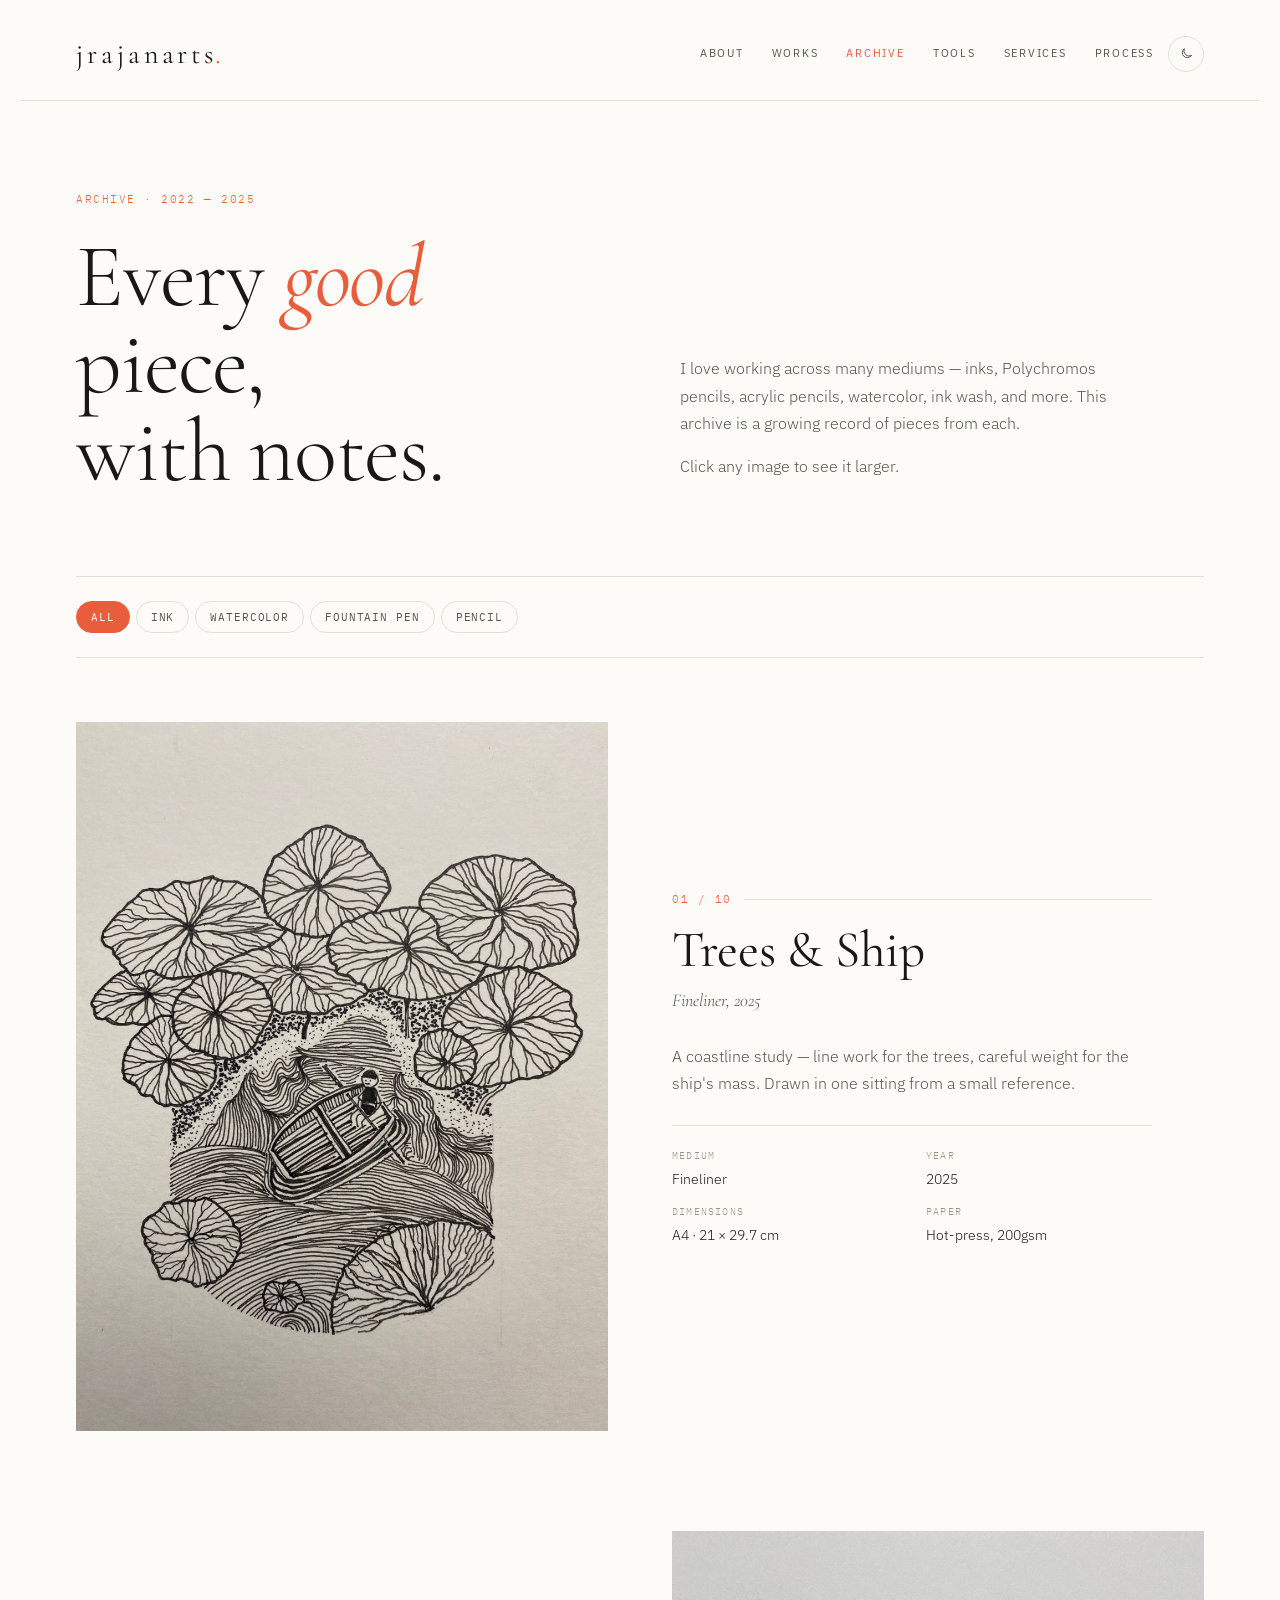
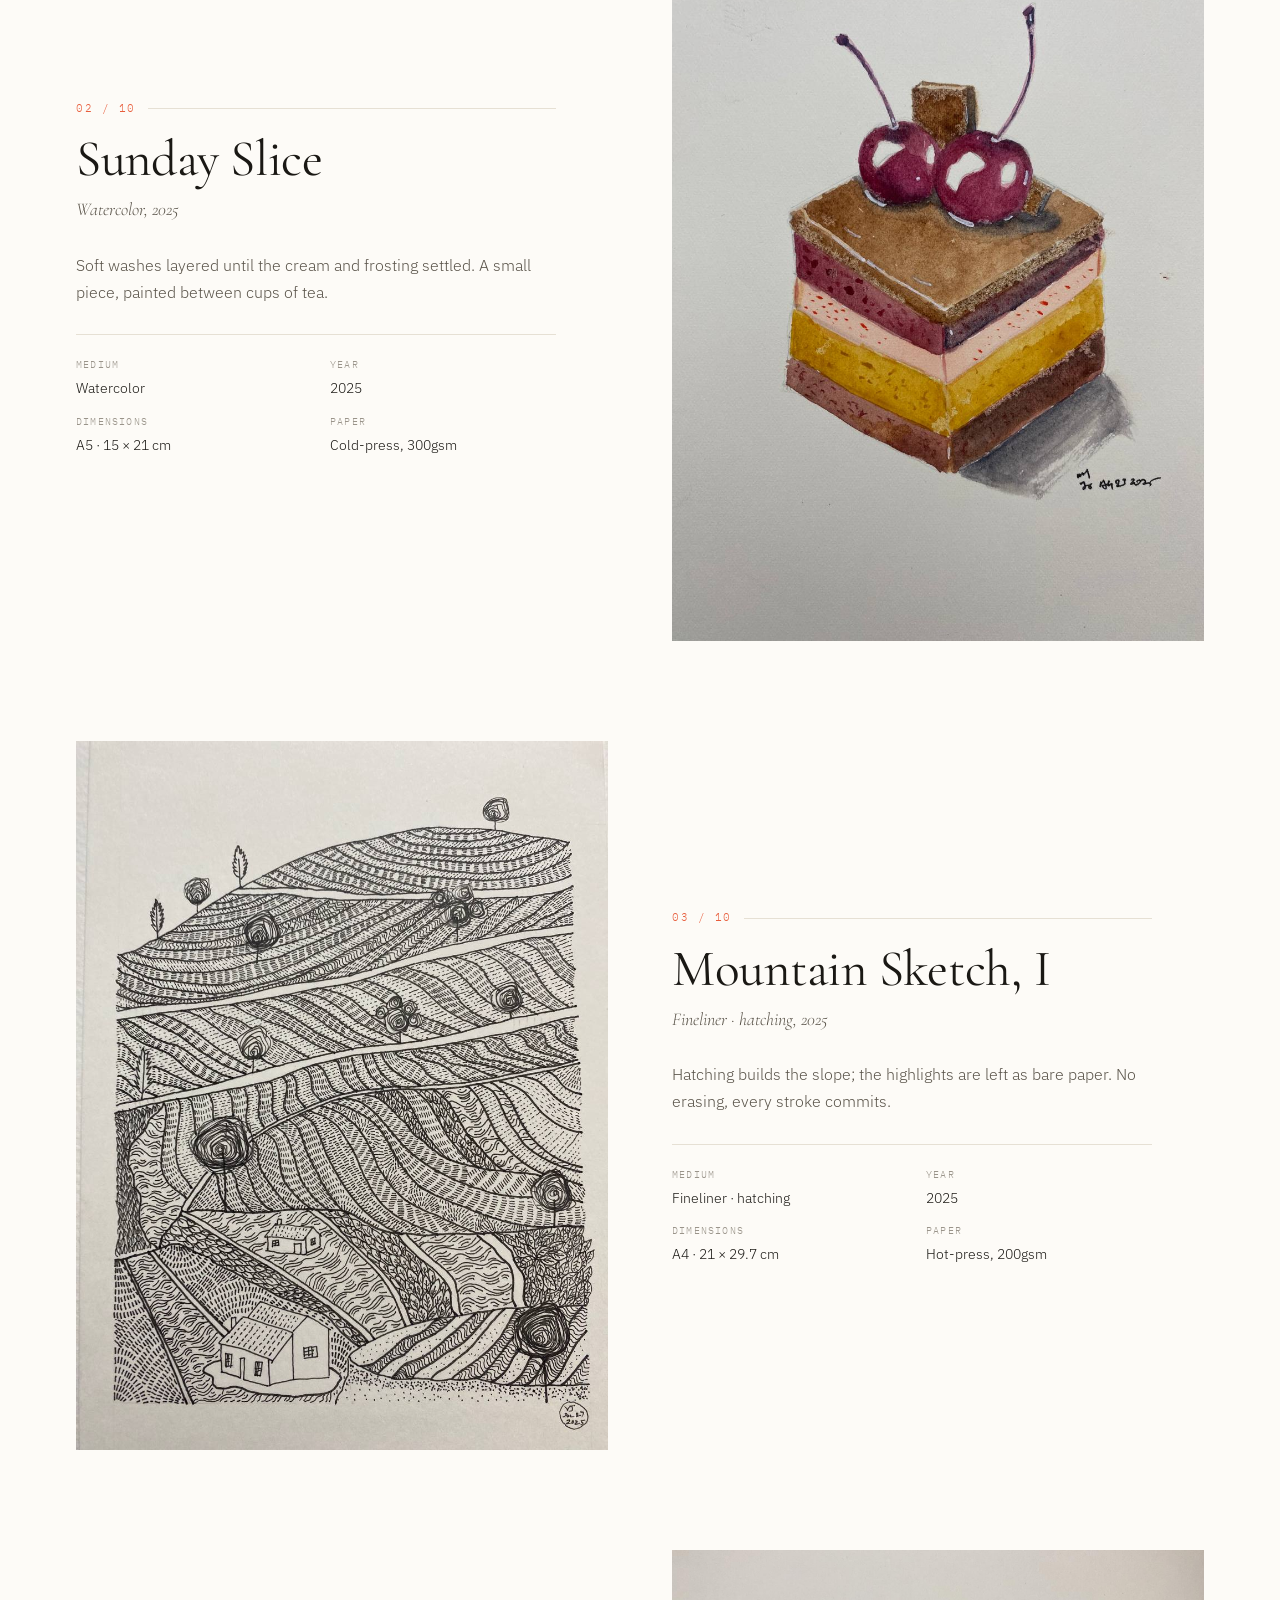
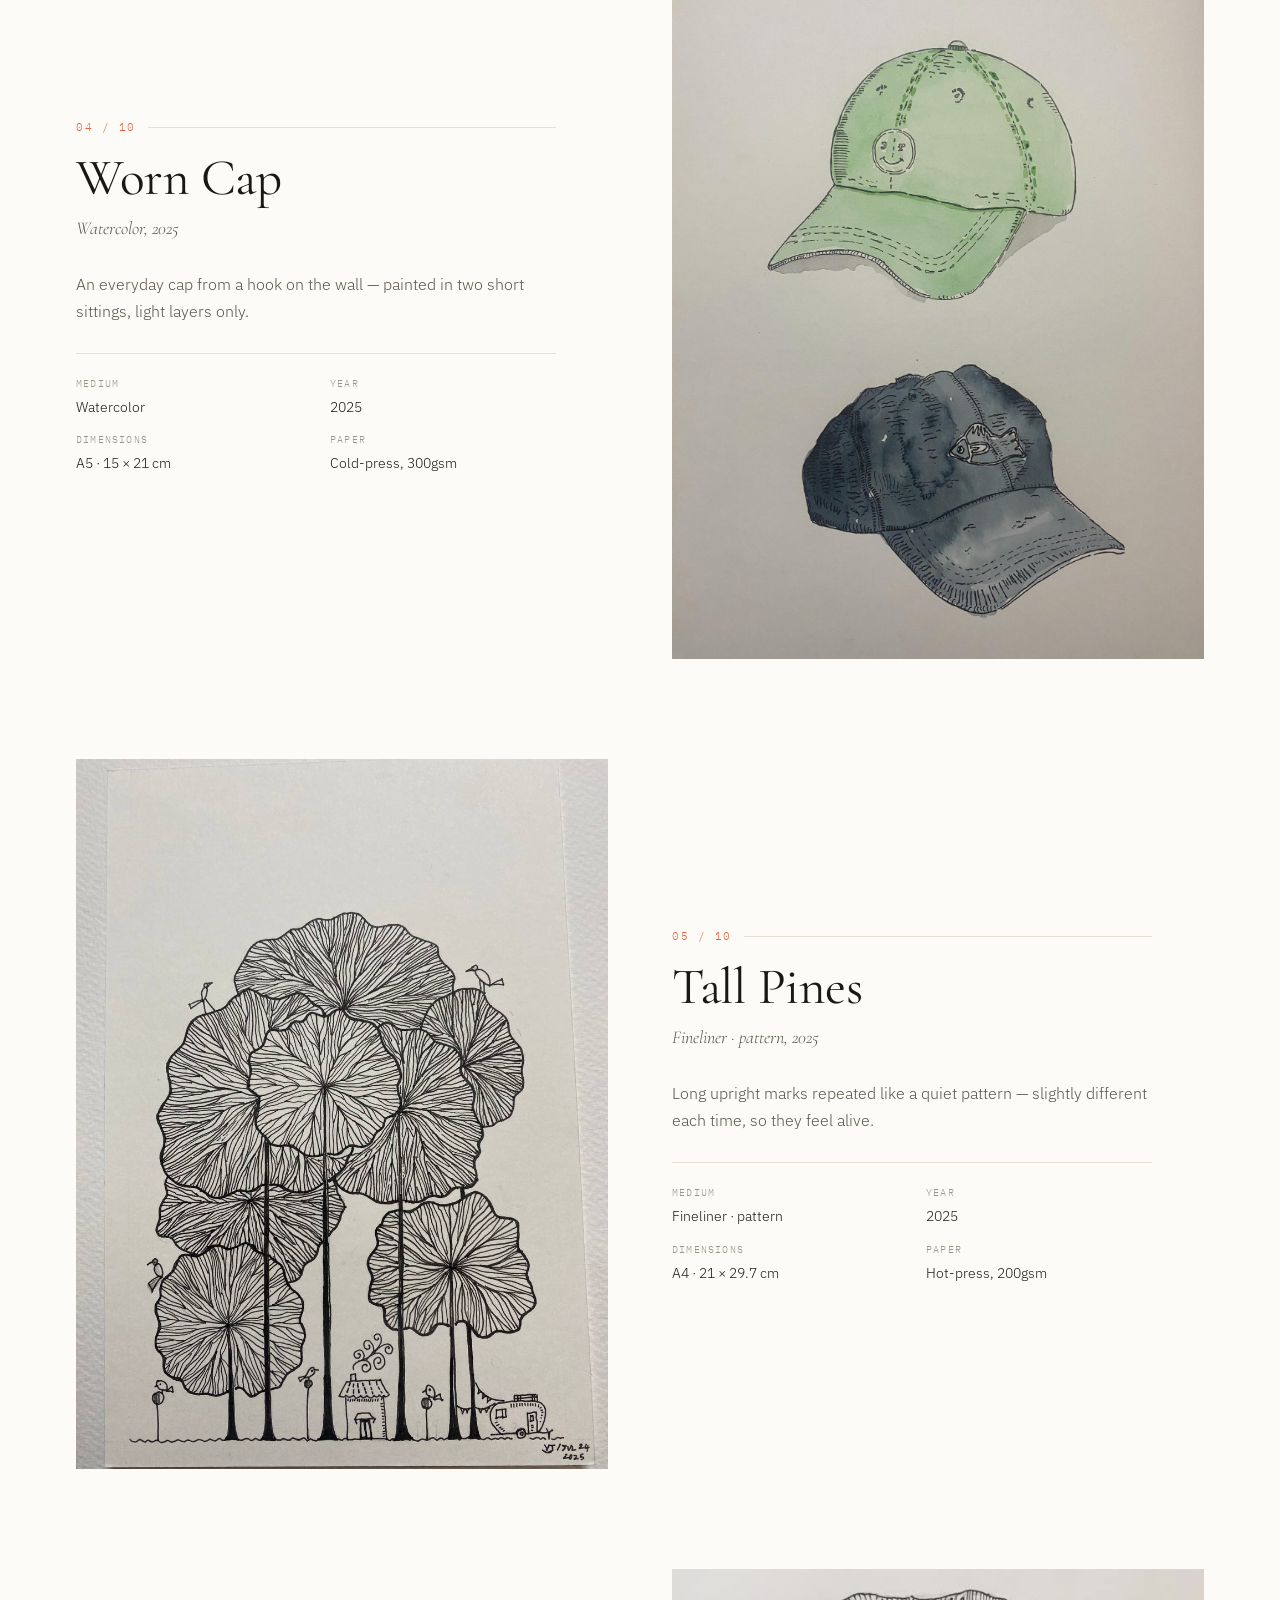
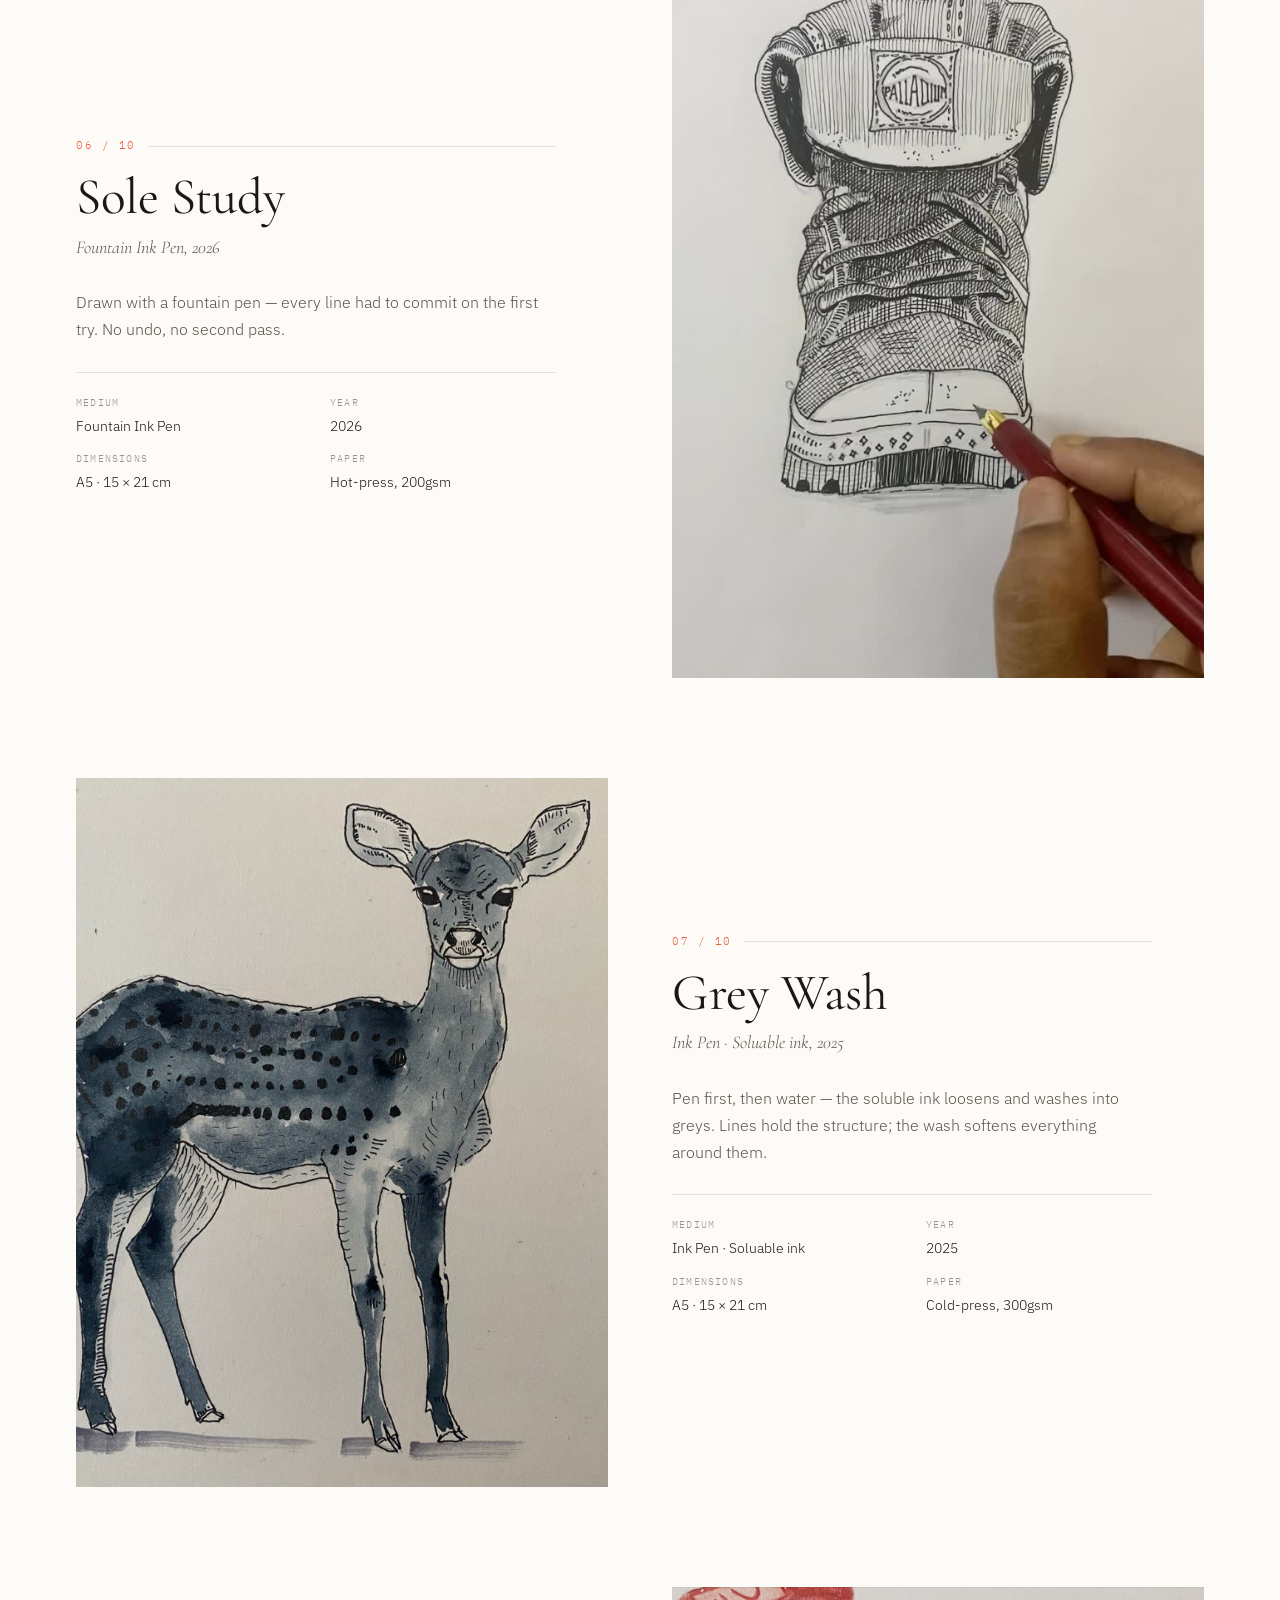
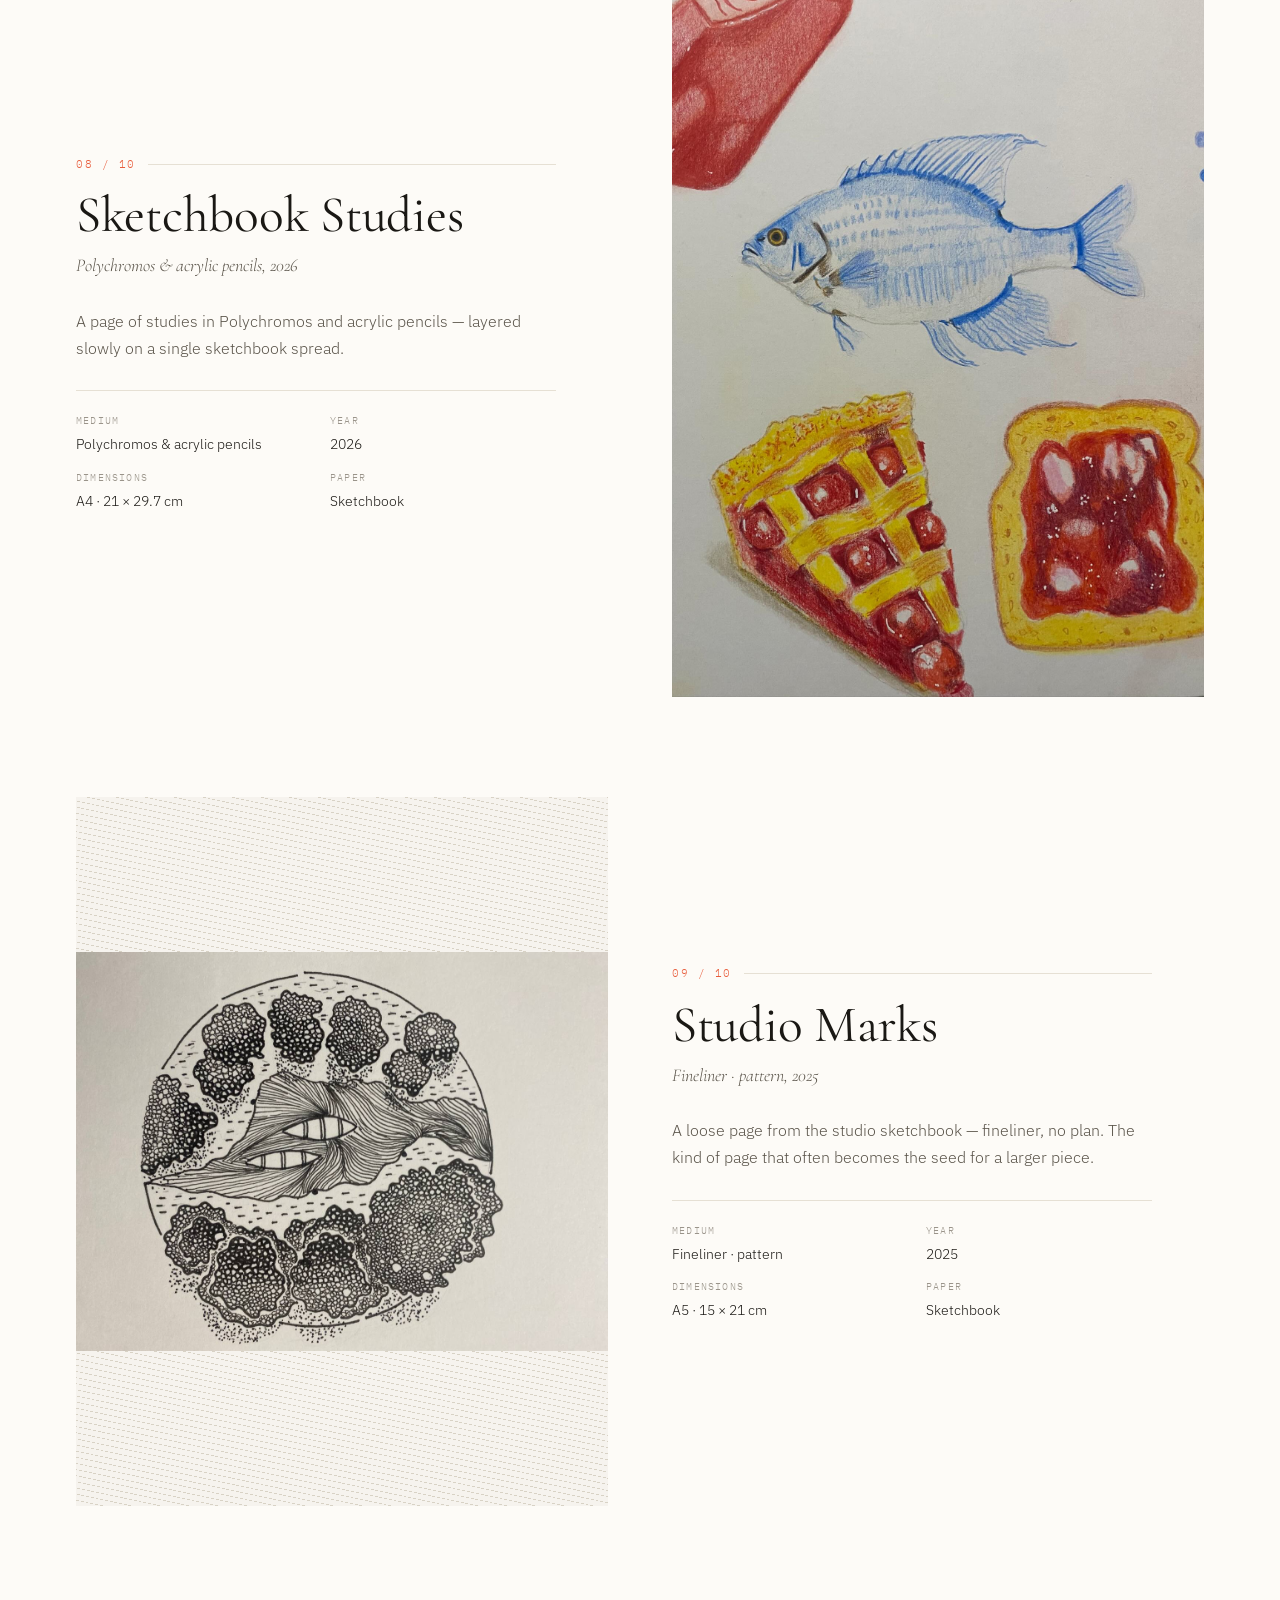
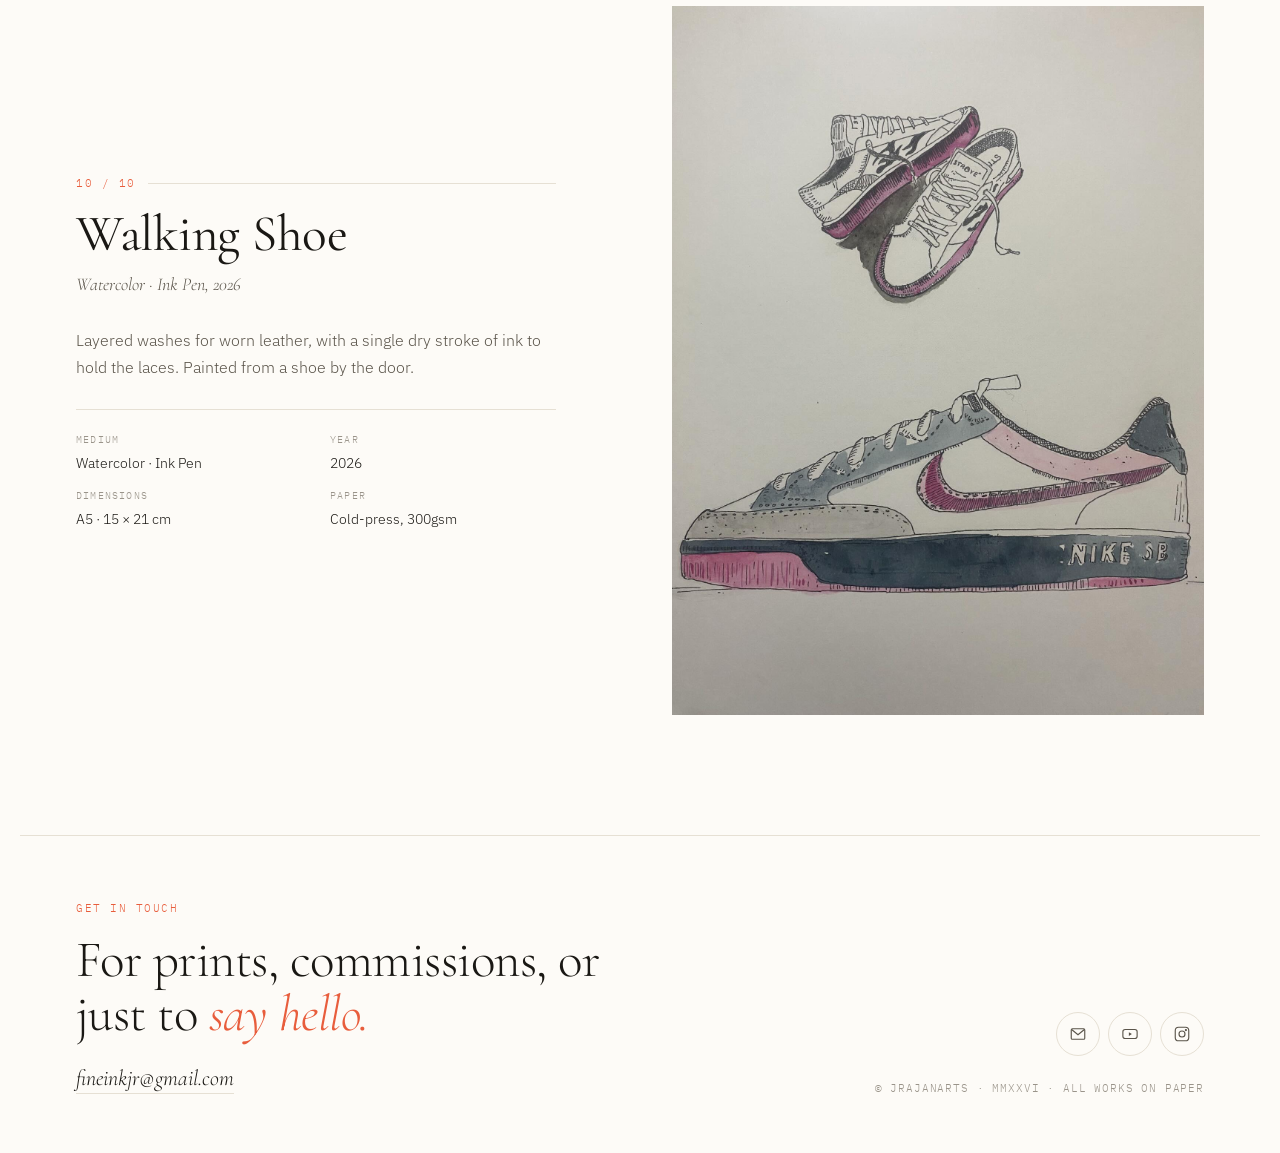
<file: archive.html>
<!doctype html>
<html lang="en">
<head>
<!-- Google tag (gtag.js) -->
<script async src="https://www.googletagmanager.com/gtag/js?id=G-TLY6EBNLFF"></script>
<script>
  window.dataLayer = window.dataLayer || [];
  function gtag(){dataLayer.push(arguments);}
  gtag('js', new Date());
  gtag('config', 'G-TLY6EBNLFF');
</script>
<meta charset="utf-8" />
<meta name="viewport" content="width=device-width, initial-scale=1" />
<title>Archive · Watercolor, Ink &amp; Pencil Drawings — jrajanarts Madurai</title>
<meta name="description" content="Full archive of watercolor, ink pen, and pencil drawings by jrajanarts — Madurai-based artist. Titles, materials, dimensions, and personal notes for every piece." />
<meta name="keywords" content="watercolor archive Madurai, ink drawings portfolio, pencil sketches gallery, Tamil artist portfolio, hand drawn art collection Madurai" />
<meta name="author" content="jrajanarts" />
<meta name="robots" content="index, follow" />
<link rel="canonical" href="https://jrajanarts.com/archive.html" />
<link rel="icon" href="/favicon.svg" type="image/svg+xml" />
<link rel="icon" href="/favicon.ico" sizes="any" />
<link rel="apple-touch-icon" href="/apple-touch-icon.png" />

<meta property="og:type" content="website" />
<meta property="og:site_name" content="jrajanarts" />
<meta property="og:title" content="Archive · Watercolor, Ink &amp; Pencil Drawings — jrajanarts" />
<meta property="og:description" content="Full archive of watercolor, ink pen, and pencil drawings by jrajanarts — Madurai-based artist." />
<meta property="og:url" content="https://jrajanarts.com/archive.html" />
<meta property="og:image" content="https://jrajanarts.com/images/profile/profile.jpg" />
<meta property="og:locale" content="en_IN" />

<meta name="twitter:card" content="summary_large_image" />
<meta name="twitter:title" content="Archive · Watercolor, Ink &amp; Pencil Drawings — jrajanarts" />
<meta name="twitter:description" content="Full archive of watercolor, ink pen, and pencil drawings by jrajanarts — Madurai-based artist." />
<meta name="twitter:image" content="https://jrajanarts.com/images/profile/profile.jpg" />

<script type="application/ld+json">
{
  "@context": "https://schema.org",
  "@type": "Person",
  "name": "jrajanarts",
  "url": "https://jrajanarts.com",
  "image": "https://jrajanarts.com/images/profile/profile.jpg",
  "jobTitle": "Artist & Art Teacher",
  "address": {
    "@type": "PostalAddress",
    "addressLocality": "Madurai",
    "addressRegion": "Tamil Nadu",
    "addressCountry": "IN"
  },
  "knowsLanguage": ["Tamil", "English"],
  "knowsAbout": ["Watercolor", "Ink pen drawing", "Pencil sketching", "Fountain pen art", "Hatching", "Pattern study"],
  "sameAs": [
    "https://www.youtube.com/@jrajanarts",
    "https://www.instagram.com/jrajanarts"
  ],
  "email": "fineinkjr@gmail.com"
}
</script>

<script src="theme.js"></script>
<link rel="preconnect" href="https://fonts.googleapis.com" />
<link rel="preconnect" href="https://fonts.gstatic.com" crossorigin />
<link href="https://fonts.googleapis.com/css2?family=Cormorant+Garamond:ital,wght@0,300;0,400;0,500;1,400&family=IBM+Plex+Sans:wght@300;400;500&family=IBM+Plex+Mono:wght@400;500&display=swap" rel="stylesheet" />
<link rel="stylesheet" href="styles.css" />
</head>
<body>

<header class="site-header wrap">
  <a href="index.html" class="wordmark">jrajanarts<span class="dot">.</span></a>
  <div class="nav-right">
    <nav>
      <a href="index.html#about">About</a>
      <a href="index.html#works">Works</a>
      <a href="archive.html" class="current">Archive</a>
      <!-- <a href="shop.html">Shop</a> -->
      <a href="tools.html">Tools</a>
      <a href="services.html">Services</a>
      <a href="index.html#videos">Process</a>
    </nav>
    <button class="theme-toggle" type="button" aria-label="Toggle theme">
      <svg class="icon-moon" viewBox="0 0 24 24" fill="none" stroke="currentColor" stroke-width="1.5" stroke-linecap="round" stroke-linejoin="round" aria-hidden="true">
        <path d="M20 14.5A8 8 0 0 1 9.5 4a7.5 7.5 0 1 0 10.5 10.5z" />
      </svg>
      <svg class="icon-sun" viewBox="0 0 24 24" fill="none" stroke="currentColor" stroke-width="1.5" stroke-linecap="round" aria-hidden="true">
        <circle cx="12" cy="12" r="4" />
        <path d="M12 3v2M12 19v2M3 12h2M19 12h2M5.6 5.6l1.4 1.4M17 17l1.4 1.4M5.6 18.4l1.4-1.4M17 7l1.4-1.4" />
      </svg>
    </button>
    <button class="menu-toggle" type="button" aria-label="Toggle menu" aria-expanded="false">
      <svg class="icon-menu" viewBox="0 0 24 24" fill="none" stroke="currentColor" stroke-width="1.5" stroke-linecap="round" aria-hidden="true">
        <path d="M4 7h16M4 12h16M4 17h16" />
      </svg>
      <svg class="icon-close" viewBox="0 0 24 24" fill="none" stroke="currentColor" stroke-width="1.5" stroke-linecap="round" aria-hidden="true">
        <path d="M6 6l12 12M18 6L6 18" />
      </svg>
    </button>
  </div>
</header>

<section class="archive-intro wrap">
  <div>
    <div class="intro-eyebrow">Archive · 2022 — 2025</div>
    <h1 class="intro-title">Every <em>good</em> piece,<br/>with notes.</h1>
  </div>
  <div class="intro-copy">
    <p>
      I love working across many mediums — inks, Polychromos pencils,
      acrylic pencils, watercolor, ink wash, and more. This archive is a
      growing record of pieces from each.
    </p>
    <p>Click any image to see it larger.</p>
  </div>
</section>

<div class="wrap">
  <div class="filter-bar">
    <div class="filter-chips">
      <button class="chip active" type="button" data-tag="All">All</button>
      <button class="chip" type="button" data-tag="Ink">Ink</button>
      <button class="chip" type="button" data-tag="Watercolor">Watercolor</button>
      <button class="chip" type="button" data-tag="Fountain pen">Fountain pen</button>
      <button class="chip" type="button" data-tag="Pencil">Pencil</button>
    </div>
  </div>
</div>

<main class="archive-list wrap">

  <article class="entry" data-tag="Ink">
    <button class="entry-image" type="button" data-art-index="0" aria-label="Open Trees and Ship">
      <img src="images/artworks/fineliner-trees-ship.jpg" alt="Trees &amp; Ship — fineliner ink pen drawing on hot-press paper, 2025, by jrajanarts (Madurai)" loading="lazy" />
    </button>
    <div class="entry-meta">
      <div class="entry-num"><span>01 / 10</span></div>
      <h2 class="entry-title">Trees &amp; Ship</h2>
      <div class="entry-medium">Fineliner, 2025</div>
      <p class="entry-note">A coastline study — line work for the trees, careful weight for the ship's mass. Drawn in one sitting from a small reference.</p>
      <dl class="entry-specs">
        <div><dt>Medium</dt><dd>Fineliner</dd></div>
        <div><dt>Year</dt><dd>2025</dd></div>
        <div><dt>Dimensions</dt><dd>A4 · 21 × 29.7 cm</dd></div>
        <div><dt>Paper</dt><dd>Hot-press, 200gsm</dd></div>
      </dl>
    </div>
  </article>

  <article class="entry flip" data-tag="Watercolor">
    <button class="entry-image" type="button" data-art-index="1" aria-label="Open Sunday Slice">
      <img src="images/artworks/watercolor-cake.jpg" alt="Sunday Slice — watercolor painting of cake on cold-press paper, 2025, by jrajanarts (Madurai)" loading="lazy" />
    </button>
    <div class="entry-meta">
      <div class="entry-num"><span>02 / 10</span></div>
      <h2 class="entry-title">Sunday Slice</h2>
      <div class="entry-medium">Watercolor, 2025</div>
      <p class="entry-note">Soft washes layered until the cream and frosting settled. A small piece, painted between cups of tea.</p>
      <dl class="entry-specs">
        <div><dt>Medium</dt><dd>Watercolor</dd></div>
        <div><dt>Year</dt><dd>2025</dd></div>
        <div><dt>Dimensions</dt><dd>A5 · 15 × 21 cm</dd></div>
        <div><dt>Paper</dt><dd>Cold-press, 300gsm</dd></div>
      </dl>
    </div>
  </article>

  <article class="entry" data-tag="Ink">
    <button class="entry-image" type="button" data-art-index="2" aria-label="Open Mountain Sketch One">
      <img src="images/artworks/fineliner-mountain1.jpg" alt="Mountain Sketch, I — fineliner ink hatching on hot-press paper, 2025, by jrajanarts (Madurai)" loading="lazy" />
    </button>
    <div class="entry-meta">
      <div class="entry-num"><span>03 / 10</span></div>
      <h2 class="entry-title">Mountain Sketch, I</h2>
      <div class="entry-medium">Fineliner · hatching, 2025</div>
      <p class="entry-note">Hatching builds the slope; the highlights are left as bare paper. No erasing, every stroke commits.</p>
      <dl class="entry-specs">
        <div><dt>Medium</dt><dd>Fineliner · hatching</dd></div>
        <div><dt>Year</dt><dd>2025</dd></div>
        <div><dt>Dimensions</dt><dd>A4 · 21 × 29.7 cm</dd></div>
        <div><dt>Paper</dt><dd>Hot-press, 200gsm</dd></div>
      </dl>
    </div>
  </article>

  <article class="entry flip" data-tag="Watercolor">
    <button class="entry-image" type="button" data-art-index="3" aria-label="Open Worn Cap">
      <img src="images/artworks/watercolor-cap.jpg" alt="Worn Cap — watercolor study of a cap on cold-press paper, 2025, by jrajanarts (Madurai)" loading="lazy" />
    </button>
    <div class="entry-meta">
      <div class="entry-num"><span>04 / 10</span></div>
      <h2 class="entry-title">Worn Cap</h2>
      <div class="entry-medium">Watercolor, 2025</div>
      <p class="entry-note">An everyday cap from a hook on the wall — painted in two short sittings, light layers only.</p>
      <dl class="entry-specs">
        <div><dt>Medium</dt><dd>Watercolor</dd></div>
        <div><dt>Year</dt><dd>2025</dd></div>
        <div><dt>Dimensions</dt><dd>A5 · 15 × 21 cm</dd></div>
        <div><dt>Paper</dt><dd>Cold-press, 300gsm</dd></div>
      </dl>
    </div>
  </article>

  <article class="entry" data-tag="Ink">
    <button class="entry-image" type="button" data-art-index="4" aria-label="Open Tall Pines">
      <img src="images/artworks/fineliner-longtrees.jpg" alt="Tall Pines — fineliner ink pen pattern study on hot-press paper, 2025, by jrajanarts (Madurai)" loading="lazy" />
    </button>
    <div class="entry-meta">
      <div class="entry-num"><span>05 / 10</span></div>
      <h2 class="entry-title">Tall Pines</h2>
      <div class="entry-medium">Fineliner · pattern, 2025</div>
      <p class="entry-note">Long upright marks repeated like a quiet pattern — slightly different each time, so they feel alive.</p>
      <dl class="entry-specs">
        <div><dt>Medium</dt><dd>Fineliner · pattern</dd></div>
        <div><dt>Year</dt><dd>2025</dd></div>
        <div><dt>Dimensions</dt><dd>A4 · 21 × 29.7 cm</dd></div>
        <div><dt>Paper</dt><dd>Hot-press, 200gsm</dd></div>
      </dl>
    </div>
  </article>

  <article class="entry flip" data-tag="Fountain pen">
    <button class="entry-image" type="button" data-art-index="5" aria-label="Open Sole Study">
      <img src="images/artworks/fountainpen-shoe.jpg" alt="Sole Study — fountain pen drawing of a shoe on hot-press paper, 2026, by jrajanarts (Madurai)" loading="lazy" />
    </button>
    <div class="entry-meta">
      <div class="entry-num"><span>06 / 10</span></div>
      <h2 class="entry-title">Sole Study</h2>
      <div class="entry-medium">Fountain Ink Pen, 2026</div>
      <p class="entry-note">Drawn with a fountain pen — every line had to commit on the first try. No undo, no second pass.</p>
      <dl class="entry-specs">
        <div><dt>Medium</dt><dd>Fountain Ink Pen</dd></div>
        <div><dt>Year</dt><dd>2026</dd></div>
        <div><dt>Dimensions</dt><dd>A5 · 15 × 21 cm</dd></div>
        <div><dt>Paper</dt><dd>Hot-press, 200gsm</dd></div>
      </dl>
    </div>
  </article>

  <article class="entry" data-tag="Ink">
    <button class="entry-image" type="button" data-art-index="6" aria-label="Open Grey Wash">
      <img src="images/artworks/greyink-fountainpen.jpg" alt="Grey Wash — fountain pen with grey soluble ink, 2025, by jrajanarts (Madurai)" loading="lazy" />
    </button>
    <div class="entry-meta">
      <div class="entry-num"><span>07 / 10</span></div>
      <h2 class="entry-title">Grey Wash</h2>
      <div class="entry-medium">Ink Pen · Soluable ink, 2025</div>
      <p class="entry-note">Pen first, then water — the soluble ink loosens and washes into greys. Lines hold the structure; the wash softens everything around them.</p>
      <dl class="entry-specs">
        <div><dt>Medium</dt><dd>Ink Pen · Soluable ink</dd></div>
        <div><dt>Year</dt><dd>2025</dd></div>
        <div><dt>Dimensions</dt><dd>A5 · 15 × 21 cm</dd></div>
        <div><dt>Paper</dt><dd>Cold-press, 300gsm</dd></div>
      </dl>
    </div>
  </article>

  <article class="entry flip" data-tag="Pencil">
    <button class="entry-image" type="button" data-art-index="7" aria-label="Open Sketchbook Studies">
      <img src="images/artworks/pencil-drawing.jpg" alt="Sketchbook Studies — Polychromos and acrylic pencil work on sketchbook paper, 2026, by jrajanarts (Madurai)" loading="lazy" />
    </button>
    <div class="entry-meta">
      <div class="entry-num"><span>08 / 10</span></div>
      <h2 class="entry-title">Sketchbook Studies</h2>
      <div class="entry-medium">Polychromos &amp; acrylic pencils, 2026</div>
      <p class="entry-note">A page of studies in Polychromos and acrylic pencils — layered slowly on a single sketchbook spread.</p>
      <dl class="entry-specs">
        <div><dt>Medium</dt><dd>Polychromos &amp; acrylic pencils</dd></div>
        <div><dt>Year</dt><dd>2026</dd></div>
        <div><dt>Dimensions</dt><dd>A4 · 21 × 29.7 cm</dd></div>
        <div><dt>Paper</dt><dd>Sketchbook</dd></div>
      </dl>
    </div>
  </article>

  <article class="entry" data-tag="Ink">
    <button class="entry-image" type="button" data-art-index="8" aria-label="Open Studio Marks">
      <img src="images/artworks/Fineliner-drawing.jpg" alt="Studio Marks — loose fineliner ink drawing on sketchbook paper, 2025, by jrajanarts (Madurai)" loading="lazy" style="object-fit: contain;" />
    </button>
    <div class="entry-meta">
      <div class="entry-num"><span>09 / 10</span></div>
      <h2 class="entry-title">Studio Marks</h2>
      <div class="entry-medium">Fineliner · pattern, 2025</div>
      <p class="entry-note">A loose page from the studio sketchbook — fineliner, no plan. The kind of page that often becomes the seed for a larger piece.</p>
      <dl class="entry-specs">
        <div><dt>Medium</dt><dd>Fineliner · pattern</dd></div>
        <div><dt>Year</dt><dd>2025</dd></div>
        <div><dt>Dimensions</dt><dd>A5 · 15 × 21 cm</dd></div>
        <div><dt>Paper</dt><dd>Sketchbook</dd></div>
      </dl>
    </div>
  </article>

  <article class="entry flip" data-tag="Watercolor">
    <button class="entry-image" type="button" data-art-index="9" aria-label="Open Walking Shoe">
      <img src="images/artworks/watercolor-shoe.jpg" alt="Walking Shoe — watercolor study of a shoe on cold-press paper, 2026, by jrajanarts (Madurai)" loading="lazy" />
    </button>
    <div class="entry-meta">
      <div class="entry-num"><span>10 / 10</span></div>
      <h2 class="entry-title">Walking Shoe</h2>
      <div class="entry-medium">Watercolor · Ink Pen, 2026</div>
      <p class="entry-note">Layered washes for worn leather, with a single dry stroke of ink to hold the laces. Painted from a shoe by the door.</p>
      <dl class="entry-specs">
        <div><dt>Medium</dt><dd>Watercolor · Ink Pen</dd></div>
        <div><dt>Year</dt><dd>2026</dd></div>
        <div><dt>Dimensions</dt><dd>A5 · 15 × 21 cm</dd></div>
        <div><dt>Paper</dt><dd>Cold-press, 300gsm</dd></div>
      </dl>
    </div>
  </article>

</main>

<footer class="site-footer wrap">
  <div class="footer-grid">
    <div>
      <div class="footer-eyebrow">Get in touch</div>
      <h3 class="footer-headline">
        For prints, commissions, or just to <em>say hello.</em>
      </h3>
      <a class="footer-email" href="mailto:fineinkjr@gmail.com">fineinkjr@gmail.com</a>
    </div>
    <div class="footer-socials">
      <div class="socials">
        <a class="social-btn" href="mailto:fineinkjr@gmail.com" aria-label="Email">
          <svg viewBox="0 0 24 24" fill="none" stroke="currentColor" stroke-width="1.5">
            <rect x="3" y="5" width="18" height="14" rx="1.5" />
            <path d="M3.5 6 12 13l8.5-7" />
          </svg>
        </a>
        <a class="social-btn" href="https://www.youtube.com/@jrajanarts" target="_blank" rel="noopener" aria-label="YouTube">
          <svg viewBox="0 0 24 24" fill="none" stroke="currentColor" stroke-width="1.5">
            <rect x="2.5" y="6" width="19" height="12" rx="3" />
            <path d="M10.5 9.5v5l4-2.5z" fill="currentColor" stroke="none" />
          </svg>
        </a>
        <a class="social-btn" href="https://www.instagram.com/jrajanarts" target="_blank" rel="noopener" aria-label="Instagram">
          <svg viewBox="0 0 24 24" fill="none" stroke="currentColor" stroke-width="1.5">
            <rect x="3" y="3" width="18" height="18" rx="4.5" />
            <circle cx="12" cy="12" r="4" />
            <circle cx="17.2" cy="6.8" r="0.7" fill="currentColor" />
          </svg>
        </a>
      </div>
      <div class="footer-fine">© jrajanarts · MMXXVI · All works on paper</div>
    </div>
  </div>
</footer>

<div class="lightbox" id="lightbox" role="dialog" aria-modal="true" aria-label="Artwork preview" hidden>
  <button class="lb-close" type="button" aria-label="Close">✕</button>
  <button class="lb-nav lb-prev" type="button" aria-label="Previous">←</button>
  <button class="lb-nav lb-next" type="button" aria-label="Next">→</button>
  <div class="lb-stage">
    <div class="lb-image"><span class="ph-label"></span></div>
    <div class="lb-caption">
      <div class="lb-cap-row">
        <span class="lb-num"></span>
        <span class="lb-medium"></span>
      </div>
    </div>
  </div>
</div>

<script src="app.js" defer></script>
</body>
</html>
</file>
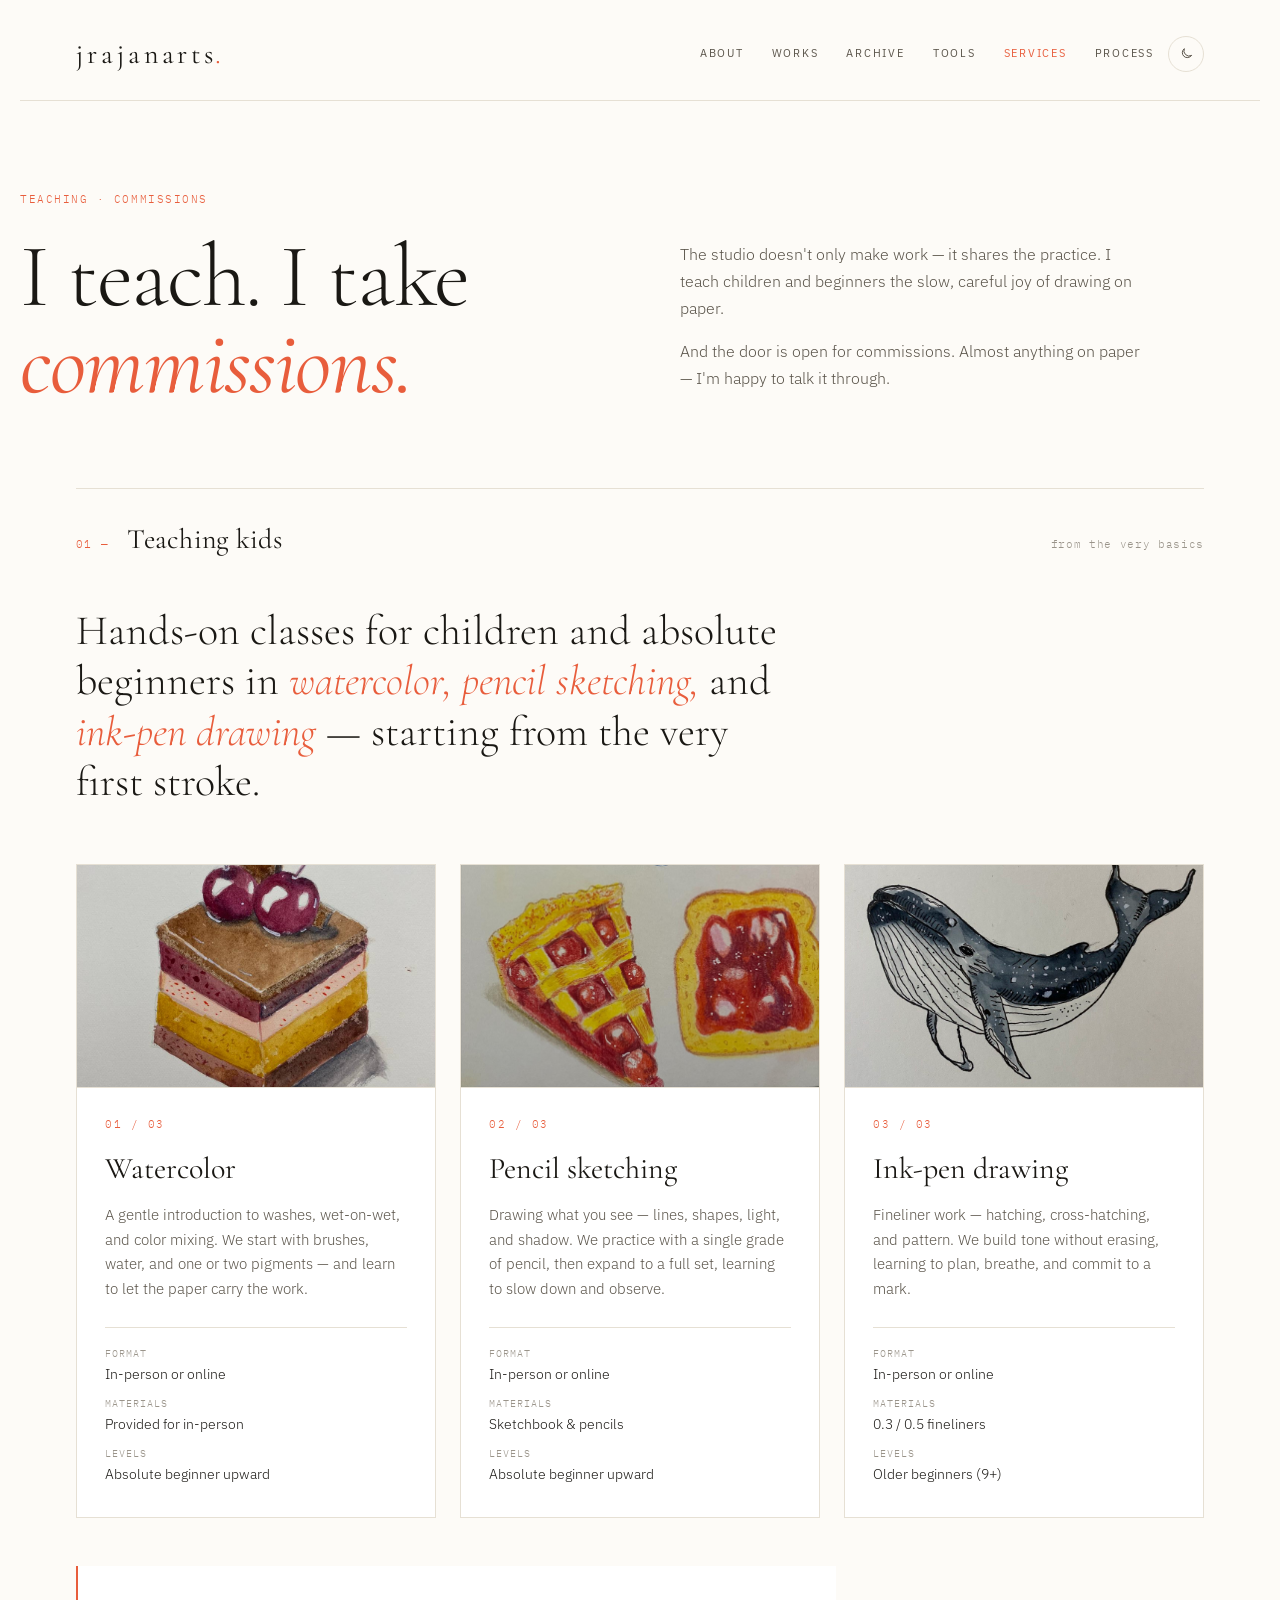
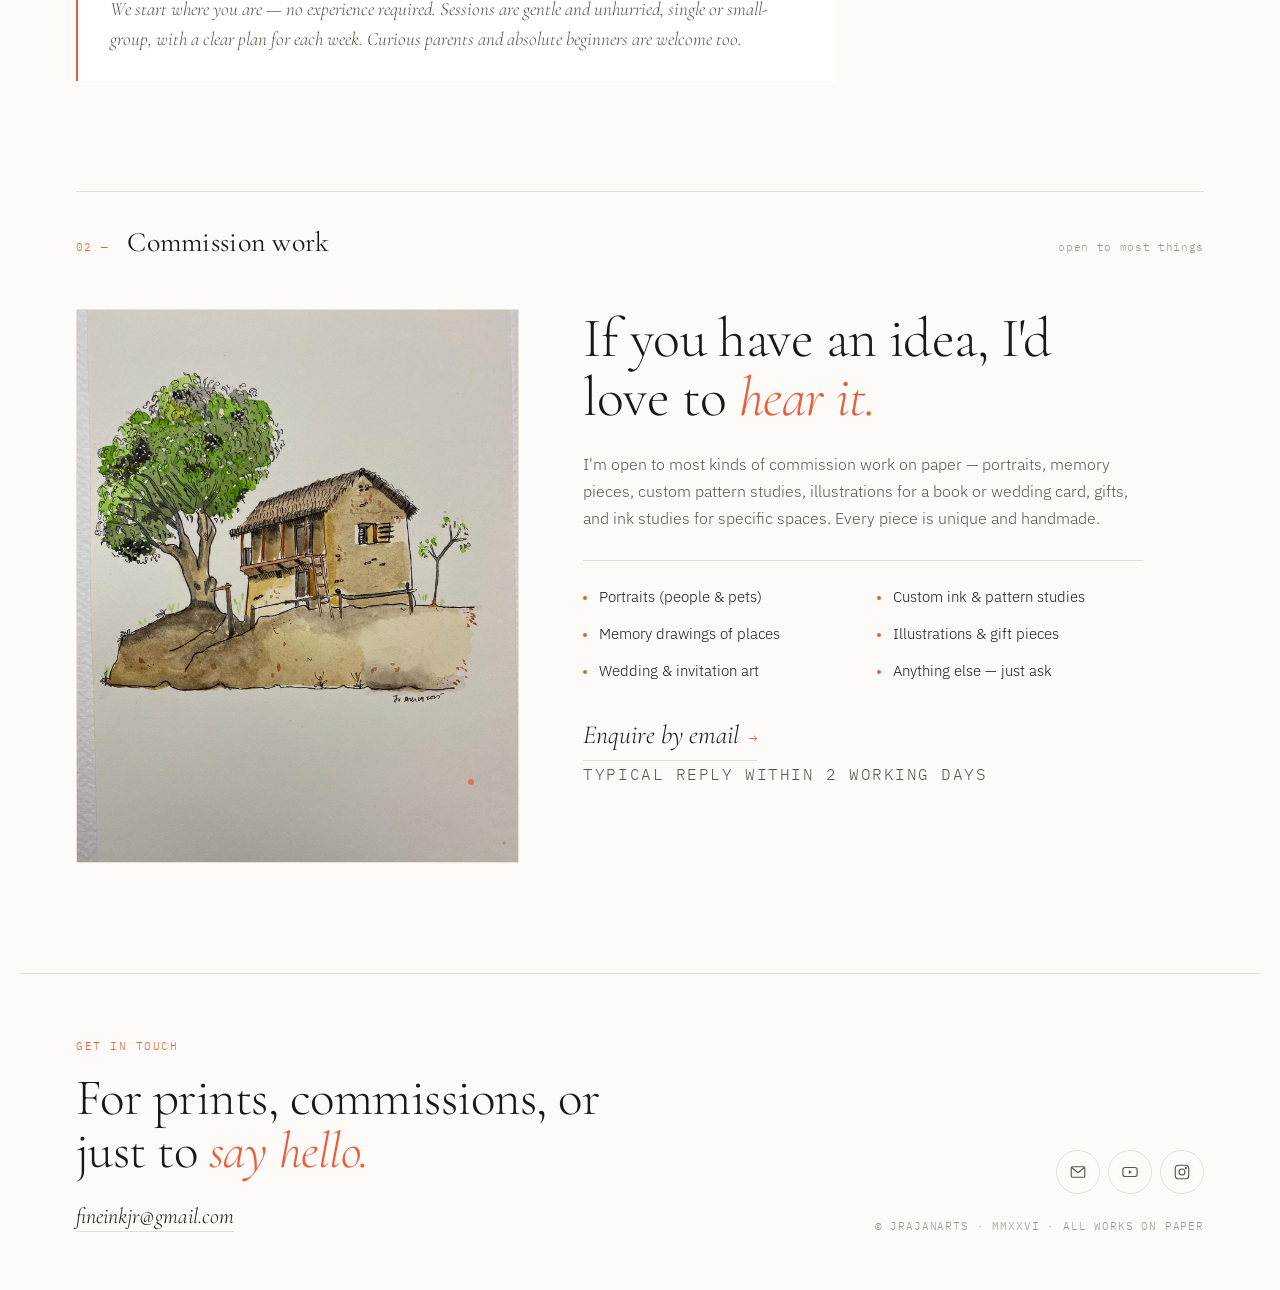
<file: services.html>
<!doctype html>
<html lang="en">
<head>
<!-- Google tag (gtag.js) -->
<script async src="https://www.googletagmanager.com/gtag/js?id=G-TLY6EBNLFF"></script>
<script>
  window.dataLayer = window.dataLayer || [];
  function gtag(){dataLayer.push(arguments);}
  gtag('js', new Date());
  gtag('config', 'G-TLY6EBNLFF');
</script>
<meta charset="utf-8" />
<meta name="viewport" content="width=device-width, initial-scale=1" />
<title>Art Classes &amp; Commissions · Watercolor &amp; Ink Teacher · Madurai</title>
<meta name="description" content="Watercolor, pencil, and ink-pen classes for kids in Madurai. Tamil-speaking art teacher offering beginner-friendly sessions. Open to commission work — portraits, illustrations, wedding art." />
<meta name="keywords" content="art teacher Madurai, watercolor classes Madurai, kids art classes Madurai, drawing teacher Tamil, pencil sketching teacher Madurai, ink pen drawing classes, art commission Madurai, portrait commission Tamil Nadu, watercolor teacher Tamil, children art classes Madurai" />
<meta name="author" content="jrajanarts" />
<meta name="robots" content="index, follow" />
<link rel="canonical" href="https://jrajanarts.com/services.html" />
<link rel="icon" href="/favicon.svg" type="image/svg+xml" />
<link rel="icon" href="/favicon.ico" sizes="any" />
<link rel="apple-touch-icon" href="/apple-touch-icon.png" />

<meta property="og:type" content="website" />
<meta property="og:site_name" content="jrajanarts" />
<meta property="og:title" content="Art Classes &amp; Commissions · Watercolor &amp; Ink Teacher · Madurai" />
<meta property="og:description" content="Watercolor, pencil &amp; ink-pen classes for kids in Madurai. Open for commission portraits, illustrations, wedding art." />
<meta property="og:url" content="https://jrajanarts.com/services.html" />
<meta property="og:image" content="https://jrajanarts.com/images/profile/profile.jpg" />
<meta property="og:locale" content="en_IN" />

<meta name="twitter:card" content="summary_large_image" />
<meta name="twitter:title" content="Art Classes &amp; Commissions · Watercolor &amp; Ink Teacher · Madurai" />
<meta name="twitter:description" content="Watercolor, pencil &amp; ink-pen classes for kids in Madurai. Open for commission portraits, illustrations, wedding art." />
<meta name="twitter:image" content="https://jrajanarts.com/images/profile/profile.jpg" />

<script type="application/ld+json">
{
  "@context": "https://schema.org",
  "@type": "Person",
  "name": "jrajanarts",
  "url": "https://jrajanarts.com",
  "image": "https://jrajanarts.com/images/profile/profile.jpg",
  "jobTitle": "Artist & Art Teacher",
  "address": {
    "@type": "PostalAddress",
    "addressLocality": "Madurai",
    "addressRegion": "Tamil Nadu",
    "addressCountry": "IN"
  },
  "knowsLanguage": ["Tamil", "English"],
  "knowsAbout": ["Watercolor", "Ink pen drawing", "Pencil sketching", "Fountain pen art", "Hatching", "Pattern study"],
  "sameAs": [
    "https://www.youtube.com/@jrajanarts",
    "https://www.instagram.com/jrajanarts"
  ],
  "email": "fineinkjr@gmail.com"
}
</script>
<script type="application/ld+json">
{
  "@context": "https://schema.org",
  "@type": "LocalBusiness",
  "name": "jrajanarts — Art Studio & Classes",
  "description": "Watercolor, pencil, and ink-pen art classes for kids in Madurai. Custom commission work on paper — portraits, wedding art, illustrations.",
  "address": {
    "@type": "PostalAddress",
    "addressLocality": "Madurai",
    "addressRegion": "Tamil Nadu",
    "addressCountry": "IN"
  },
  "areaServed": ["Madurai", "Tamil Nadu", "India"],
  "image": "https://jrajanarts.com/images/profile/profile.jpg",
  "url": "https://jrajanarts.com/services.html",
  "email": "fineinkjr@gmail.com",
  "priceRange": "$$"
}
</script>

<script src="theme.js"></script>
<link rel="preconnect" href="https://fonts.googleapis.com" />
<link rel="preconnect" href="https://fonts.gstatic.com" crossorigin />
<link href="https://fonts.googleapis.com/css2?family=Cormorant+Garamond:ital,wght@0,300;0,400;0,500;1,400&family=IBM+Plex+Sans:wght@300;400;500&family=IBM+Plex+Mono:wght@400;500&display=swap" rel="stylesheet" />
<link rel="stylesheet" href="styles.css" />
</head>
<body>

<header class="site-header wrap">
  <a href="index.html" class="wordmark">jrajanarts<span class="dot">.</span></a>
  <div class="nav-right">
    <nav>
      <a href="index.html#about">About</a>
      <a href="index.html#works">Works</a>
      <a href="archive.html">Archive</a>
      <!-- <a href="shop.html">Shop</a> -->
      <a href="tools.html">Tools</a>
      <a href="services.html" class="current">Services</a>
      <a href="index.html#videos">Process</a>
    </nav>
    <button class="theme-toggle" type="button" aria-label="Toggle theme">
      <svg class="icon-moon" viewBox="0 0 24 24" fill="none" stroke="currentColor" stroke-width="1.5" stroke-linecap="round" stroke-linejoin="round" aria-hidden="true">
        <path d="M20 14.5A8 8 0 0 1 9.5 4a7.5 7.5 0 1 0 10.5 10.5z" />
      </svg>
      <svg class="icon-sun" viewBox="0 0 24 24" fill="none" stroke="currentColor" stroke-width="1.5" stroke-linecap="round" aria-hidden="true">
        <circle cx="12" cy="12" r="4" />
        <path d="M12 3v2M12 19v2M3 12h2M19 12h2M5.6 5.6l1.4 1.4M17 17l1.4 1.4M5.6 18.4l1.4-1.4M17 7l1.4-1.4" />
      </svg>
    </button>
    <button class="menu-toggle" type="button" aria-label="Toggle menu" aria-expanded="false">
      <svg class="icon-menu" viewBox="0 0 24 24" fill="none" stroke="currentColor" stroke-width="1.5" stroke-linecap="round" aria-hidden="true">
        <path d="M4 7h16M4 12h16M4 17h16" />
      </svg>
      <svg class="icon-close" viewBox="0 0 24 24" fill="none" stroke="currentColor" stroke-width="1.5" stroke-linecap="round" aria-hidden="true">
        <path d="M6 6l12 12M18 6L6 18" />
      </svg>
    </button>
  </div>
</header>

<section class="intro wrap">
  <div>
    <div class="intro-eyebrow">Teaching · Commissions</div>
    <h1 class="intro-title">I teach. I take <em>commissions.</em></h1>
  </div>
  <div class="intro-copy">
    <p>
      The studio doesn't only make work — it shares the practice. I teach
      children and beginners the slow, careful joy of drawing on paper.
    </p>
    <p>
      And the door is open for commissions. Almost anything on paper —
      I'm happy to talk it through.
    </p>
  </div>
</section>

<section class="section wrap" id="teaching">
  <div class="section-head">
    <div class="section-head-l">
      <span class="section-num">01 —</span>
      <h2 class="section-title">Teaching kids</h2>
    </div>
    <span class="section-meta">from the very basics</span>
  </div>

  <p class="teach-lede">
    Hands-on classes for children and absolute beginners in
    <em>watercolor,</em> <em>pencil sketching,</em> and <em>ink-pen drawing</em>
    — starting from the very first stroke.
  </p>

  <div class="teach-grid">
    <article class="teach-card">
      <div class="tc-image">
        <img src="images/artworks/watercolor-cake.jpg" alt="Watercolor class sample — by jrajanarts, Madurai" loading="lazy" />
      </div>
      <div class="tc-content">
        <div class="tc-num">01 / 03</div>
        <h3 class="tc-title">Watercolor</h3>
        <p class="tc-body">A gentle introduction to washes, wet-on-wet, and color mixing. We start with brushes, water, and one or two pigments — and learn to let the paper carry the work.</p>
        <dl class="tc-facts">
          <div><dt>Format</dt><dd>In-person or online</dd></div>
          <div><dt>Materials</dt><dd>Provided for in-person</dd></div>
          <div><dt>Levels</dt><dd>Absolute beginner upward</dd></div>
        </dl>
      </div>
    </article>
    <article class="teach-card">
      <div class="tc-image">
        <img src="images/artworks/pencil-drawing.jpg" alt="Pencil sketch sample — by jrajanarts, Madurai" loading="lazy" style="object-position: bottom;" />
      </div>
      <div class="tc-content">
        <div class="tc-num">02 / 03</div>
        <h3 class="tc-title">Pencil sketching</h3>
        <p class="tc-body">Drawing what you see — lines, shapes, light, and shadow. We practice with a single grade of pencil, then expand to a full set, learning to slow down and observe.</p>
        <dl class="tc-facts">
          <div><dt>Format</dt><dd>In-person or online</dd></div>
          <div><dt>Materials</dt><dd>Sketchbook &amp; pencils</dd></div>
          <div><dt>Levels</dt><dd>Absolute beginner upward</dd></div>
        </dl>
      </div>
    </article>
    <article class="teach-card">
      <div class="tc-image">
        <img src="images/artworks/greyink-fountainpen-whitepen.jpg" alt="Ink-pen drawing sample — by jrajanarts, Madurai" loading="lazy" />
      </div>
      <div class="tc-content">
        <div class="tc-num">03 / 03</div>
        <h3 class="tc-title">Ink-pen drawing</h3>
        <p class="tc-body">Fineliner work — hatching, cross-hatching, and pattern. We build tone without erasing, learning to plan, breathe, and commit to a mark.</p>
        <dl class="tc-facts">
          <div><dt>Format</dt><dd>In-person or online</dd></div>
          <div><dt>Materials</dt><dd>0.3 / 0.5 fineliners</dd></div>
          <div><dt>Levels</dt><dd>Older beginners (9+)</dd></div>
        </dl>
      </div>
    </article>
  </div>

  <div class="teach-note">
    We start where you are — no experience required. Sessions are gentle
    and unhurried, single or small-group, with a clear plan for each
    week. Curious parents and absolute beginners are welcome too.
  </div>
</section>

<section class="section wrap" id="commissions">
  <div class="section-head">
    <div class="section-head-l">
      <span class="section-num">02 —</span>
      <h2 class="section-title">Commission work</h2>
    </div>
    <span class="section-meta">open to most things</span>
  </div>

  <div class="commission">
    <div class="commission-sketch">
      <img src="images/artworks/watercolor-fountainpen.jpg" alt="Commission sample — watercolor and fountain pen mixed media by jrajanarts, Madurai" loading="lazy" />
    </div>
    <div class="commission-copy">
      <h3>If you have an idea, I'd love to <em>hear it.</em></h3>
      <p>
        I'm open to most kinds of commission work on paper — portraits,
        memory pieces, custom pattern studies, illustrations for a book or
        wedding card, gifts, and ink studies for specific spaces. Every
        piece is unique and handmade.
      </p>

      <ul class="commission-list">
        <li>Portraits (people &amp; pets)</li>
        <li>Custom ink &amp; pattern studies</li>
        <li>Memory drawings of places</li>
        <li>Illustrations &amp; gift pieces</li>
        <li>Wedding &amp; invitation art</li>
        <li>Anything else — just ask</li>
      </ul>

      <a class="commission-cta" href="mailto:fineinkjr@gmail.com?subject=Commission%20enquiry">
        Enquire by email <span class="arrow">→</span>
      </a>
      <p class="commission-fine">Typical reply within 2 working days</p>
    </div>
  </div>
</section>

<footer class="site-footer wrap">
  <div class="footer-grid">
    <div>
      <div class="footer-eyebrow">Get in touch</div>
      <h3 class="footer-headline">
        For prints, commissions, or just to <em>say hello.</em>
      </h3>
      <a class="footer-email" href="mailto:fineinkjr@gmail.com">fineinkjr@gmail.com</a>
    </div>
    <div class="footer-socials">
      <div class="socials">
        <a class="social-btn" href="mailto:fineinkjr@gmail.com" aria-label="Email">
          <svg viewBox="0 0 24 24" fill="none" stroke="currentColor" stroke-width="1.5">
            <rect x="3" y="5" width="18" height="14" rx="1.5" />
            <path d="M3.5 6 12 13l8.5-7" />
          </svg>
        </a>
        <a class="social-btn" href="https://www.youtube.com/@jrajanarts" target="_blank" rel="noopener" aria-label="YouTube">
          <svg viewBox="0 0 24 24" fill="none" stroke="currentColor" stroke-width="1.5">
            <rect x="2.5" y="6" width="19" height="12" rx="3" />
            <path d="M10.5 9.5v5l4-2.5z" fill="currentColor" stroke="none" />
          </svg>
        </a>
        <a class="social-btn" href="https://www.instagram.com/jrajanarts" target="_blank" rel="noopener" aria-label="Instagram">
          <svg viewBox="0 0 24 24" fill="none" stroke="currentColor" stroke-width="1.5">
            <rect x="3" y="3" width="18" height="18" rx="4.5" />
            <circle cx="12" cy="12" r="4" />
            <circle cx="17.2" cy="6.8" r="0.7" fill="currentColor" />
          </svg>
        </a>
      </div>
      <div class="footer-fine">© jrajanarts · MMXXVI · All works on paper</div>
    </div>
  </div>
</footer>

<script src="app.js" defer></script>
</body>
</html>
</file>
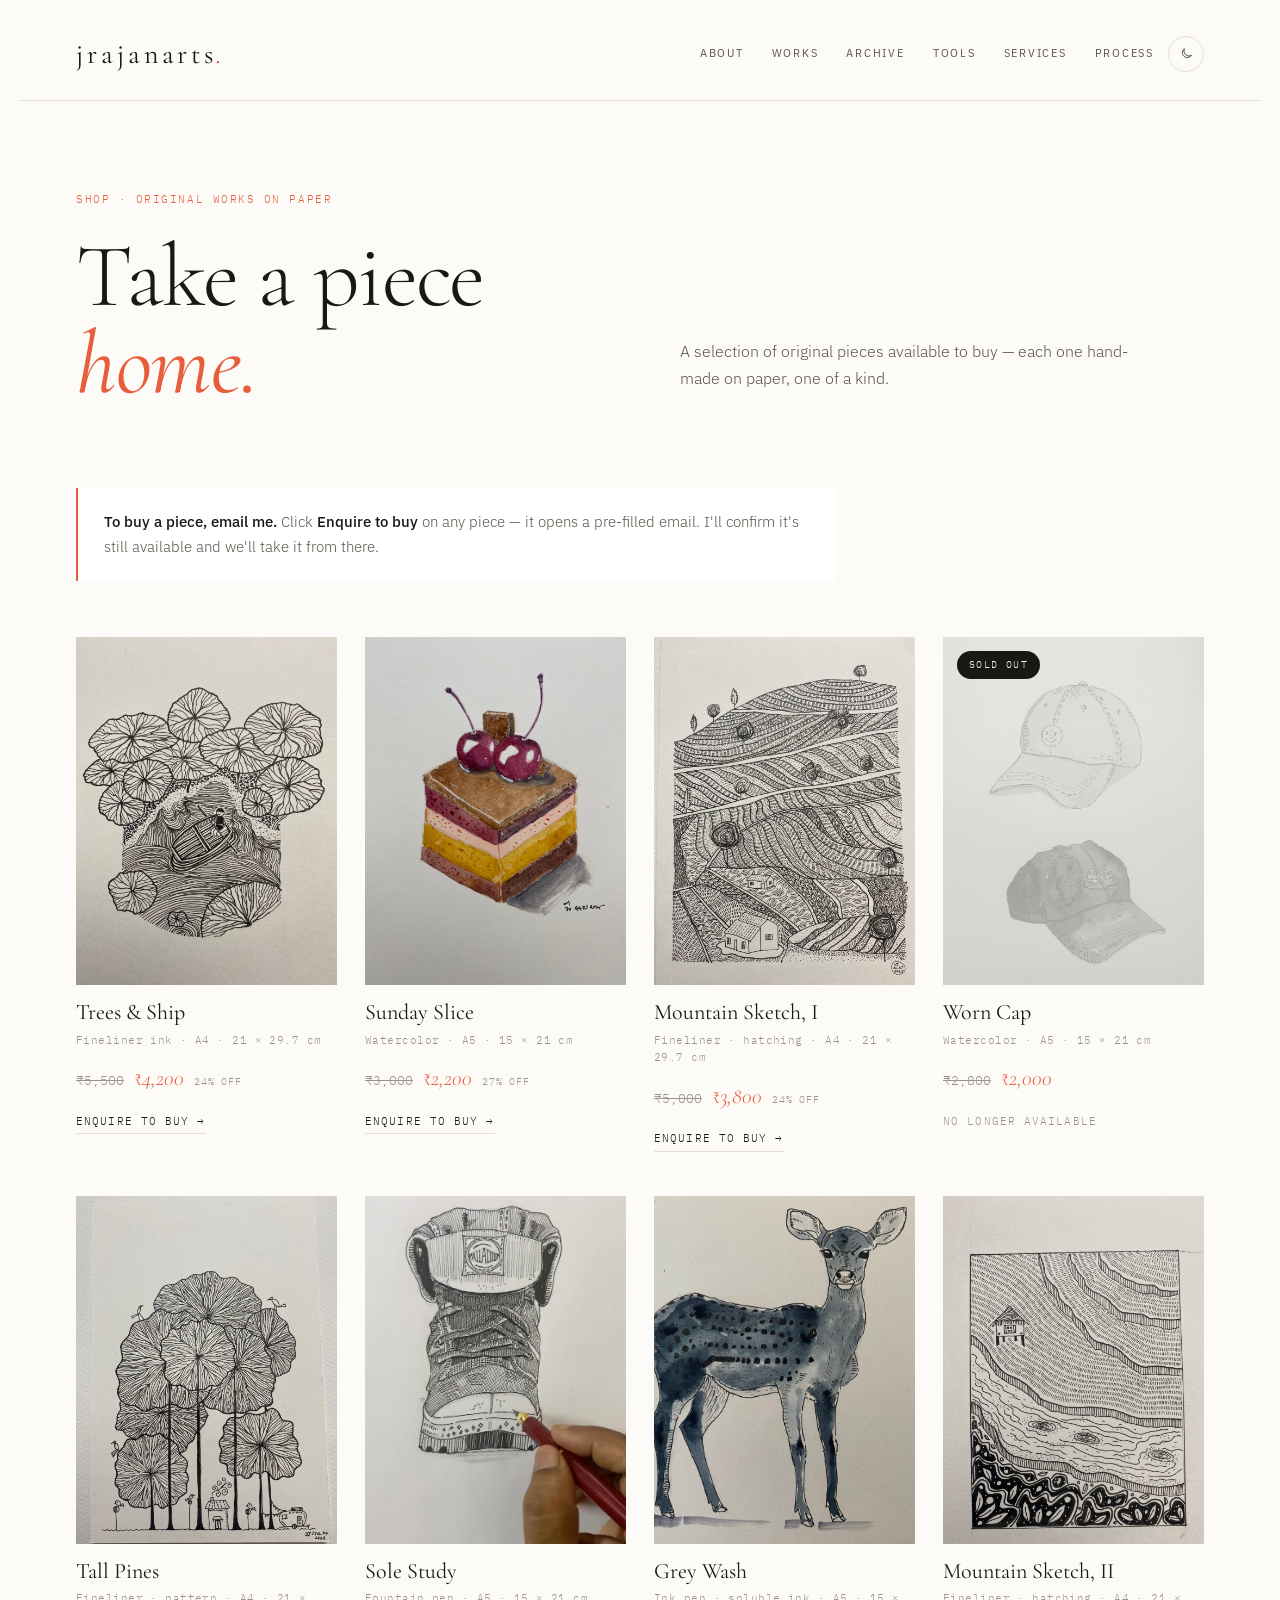
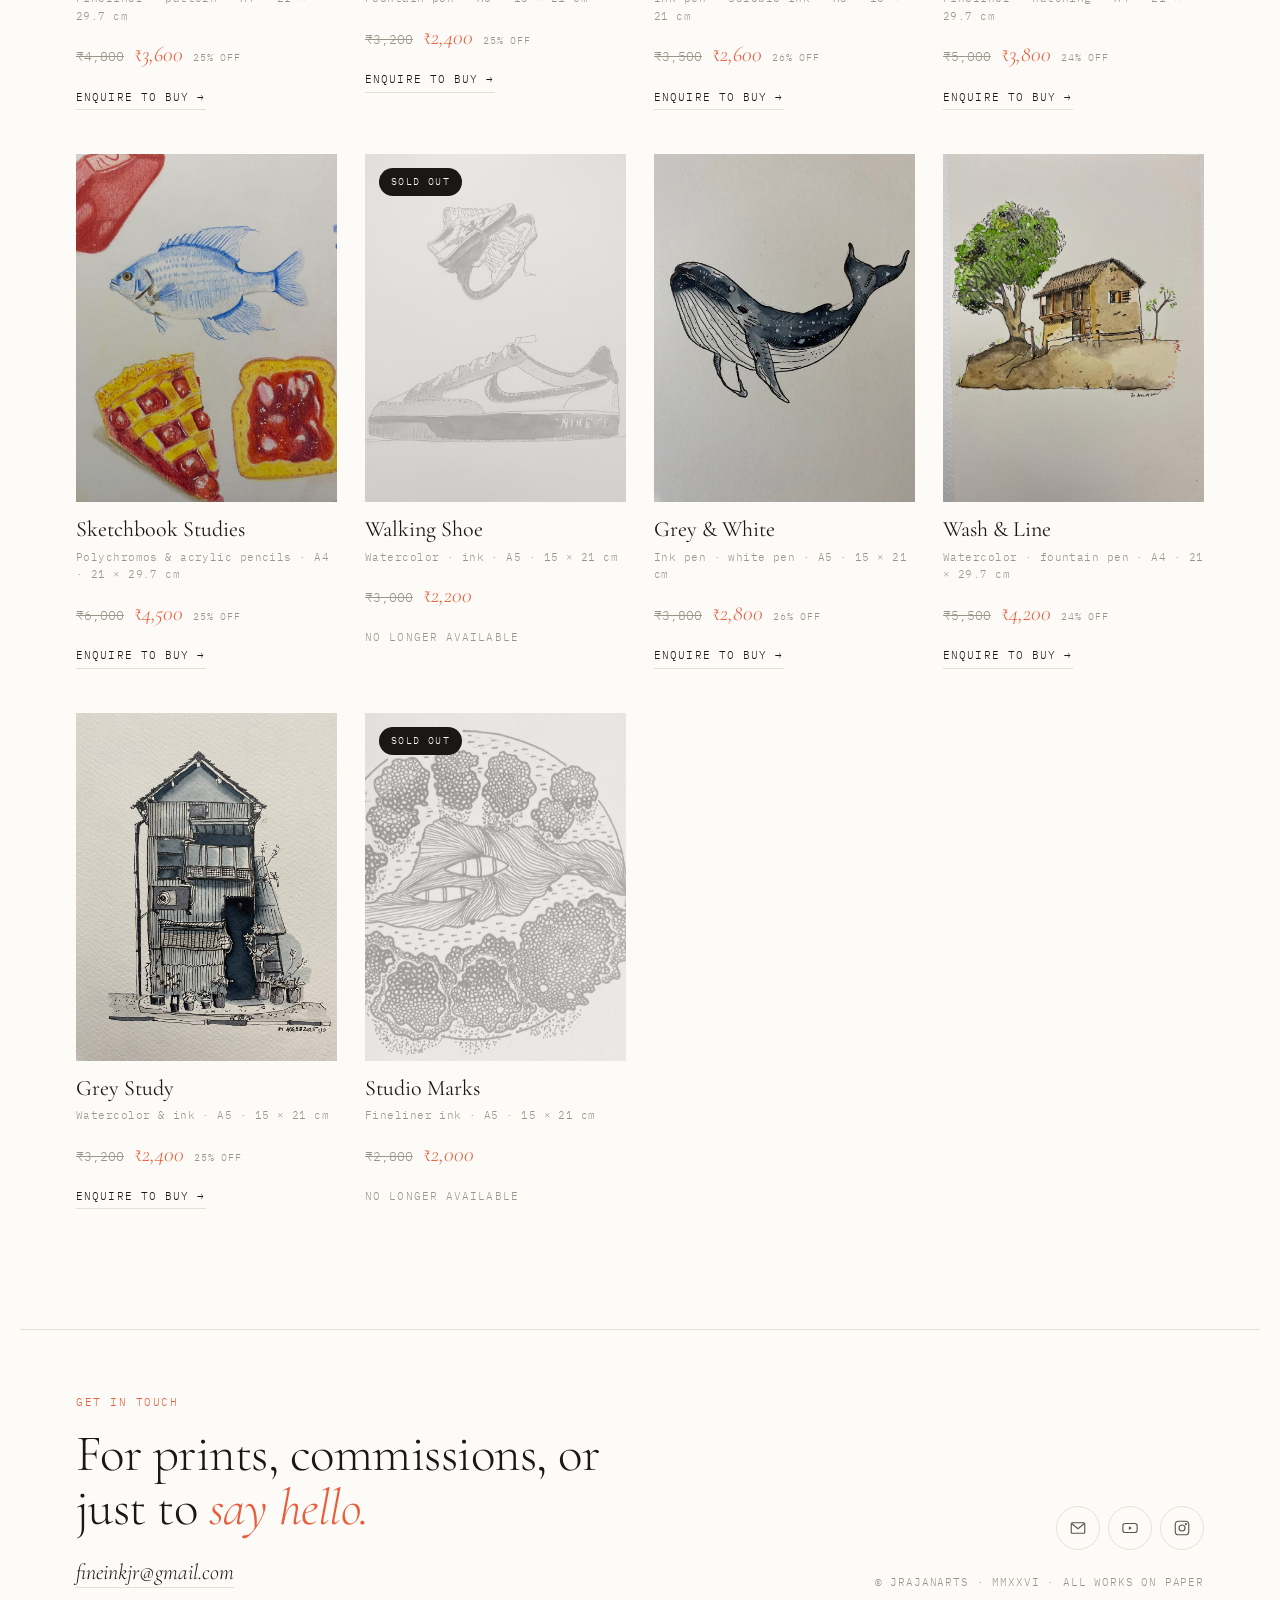
<file: shop.html>
<!doctype html>
<html lang="en">
<head>
<!-- Google tag (gtag.js) -->
<script async src="https://www.googletagmanager.com/gtag/js?id=G-TLY6EBNLFF"></script>
<script>
  window.dataLayer = window.dataLayer || [];
  function gtag(){dataLayer.push(arguments);}
  gtag('js', new Date());
  gtag('config', 'G-TLY6EBNLFF');
</script>
<meta charset="utf-8" />
<meta name="viewport" content="width=device-width, initial-scale=1" />
<title>Shop · Original Art for Sale — jrajanarts Madurai</title>
<meta name="description" content="Original works on paper for sale by jrajanarts — watercolor, fineliner, fountain pen, and pencil pieces from Madurai. Discounted prices in INR. Enquire by email to buy." />
<meta name="keywords" content="buy original art Madurai, watercolor painting for sale Madurai, ink drawing for sale, pencil art for sale India, affordable original art Tamil Nadu, jrajanarts shop" />
<meta name="author" content="jrajanarts" />
<meta name="robots" content="index, follow" />
<link rel="canonical" href="https://jrajanarts.com/shop.html" />
<link rel="icon" href="/favicon.svg" type="image/svg+xml" />
<link rel="icon" href="/favicon.ico" sizes="any" />
<link rel="apple-touch-icon" href="/apple-touch-icon.png" />

<meta property="og:type" content="website" />
<meta property="og:site_name" content="jrajanarts" />
<meta property="og:title" content="Shop · Original Art for Sale — jrajanarts Madurai" />
<meta property="og:description" content="Original works on paper for sale — watercolor, fineliner, fountain pen, pencil. Discounted INR prices. Enquire by email to buy." />
<meta property="og:url" content="https://jrajanarts.com/shop.html" />
<meta property="og:image" content="https://jrajanarts.com/images/profile/profile.jpg" />
<meta property="og:locale" content="en_IN" />

<meta name="twitter:card" content="summary_large_image" />
<meta name="twitter:title" content="Shop · Original Art for Sale — jrajanarts Madurai" />
<meta name="twitter:description" content="Original works on paper for sale — watercolor, fineliner, fountain pen, pencil. Discounted INR prices. Enquire by email to buy." />
<meta name="twitter:image" content="https://jrajanarts.com/images/profile/profile.jpg" />

<script src="theme.js"></script>
<link rel="preconnect" href="https://fonts.googleapis.com" />
<link rel="preconnect" href="https://fonts.gstatic.com" crossorigin />
<link href="https://fonts.googleapis.com/css2?family=Cormorant+Garamond:ital,wght@0,300;0,400;0,500;1,400&family=IBM+Plex+Sans:wght@300;400;500&family=IBM+Plex+Mono:wght@400;500&display=swap" rel="stylesheet" />
<link rel="stylesheet" href="styles.css" />
</head>
<body>

<header class="site-header wrap">
  <a href="index.html" class="wordmark">jrajanarts<span class="dot">.</span></a>
  <div class="nav-right">
    <nav>
      <a href="index.html#about">About</a>
      <a href="index.html#works">Works</a>
      <a href="archive.html">Archive</a>
      <!-- <a href="shop.html" class="current">Shop</a> -->
      <a href="tools.html">Tools</a>
      <a href="services.html">Services</a>
      <a href="index.html#videos">Process</a>
    </nav>
    <button class="theme-toggle" type="button" aria-label="Toggle theme">
      <svg class="icon-moon" viewBox="0 0 24 24" fill="none" stroke="currentColor" stroke-width="1.5" stroke-linecap="round" stroke-linejoin="round" aria-hidden="true">
        <path d="M20 14.5A8 8 0 0 1 9.5 4a7.5 7.5 0 1 0 10.5 10.5z" />
      </svg>
      <svg class="icon-sun" viewBox="0 0 24 24" fill="none" stroke="currentColor" stroke-width="1.5" stroke-linecap="round" aria-hidden="true">
        <circle cx="12" cy="12" r="4" />
        <path d="M12 3v2M12 19v2M3 12h2M19 12h2M5.6 5.6l1.4 1.4M17 17l1.4 1.4M5.6 18.4l1.4-1.4M17 7l1.4-1.4" />
      </svg>
    </button>
    <button class="menu-toggle" type="button" aria-label="Toggle menu" aria-expanded="false">
      <svg class="icon-menu" viewBox="0 0 24 24" fill="none" stroke="currentColor" stroke-width="1.5" stroke-linecap="round" aria-hidden="true">
        <path d="M4 7h16M4 12h16M4 17h16" />
      </svg>
      <svg class="icon-close" viewBox="0 0 24 24" fill="none" stroke="currentColor" stroke-width="1.5" stroke-linecap="round" aria-hidden="true">
        <path d="M6 6l12 12M18 6L6 18" />
      </svg>
    </button>
  </div>
</header>

<section class="archive-intro wrap">
  <div>
    <div class="intro-eyebrow">Shop · Original works on paper</div>
    <h1 class="intro-title">Take a piece <em>home.</em></h1>
  </div>
  <div class="intro-copy">
    <p>
      A selection of original pieces available to buy — each one
      hand-made on paper, one of a kind.
    </p>
  </div>
</section>

<div class="wrap">
  <div class="shop-how">
    <strong>To buy a piece, email me.</strong> Click <strong>Enquire to buy</strong>
    on any piece — it opens a pre-filled email. I'll confirm it's still
    available and we'll take it from there.
  </div>

  <div class="shop-grid" id="shop-grid"><!-- rendered by shop.js --></div>
</div>

<footer class="site-footer wrap">
  <div class="footer-grid">
    <div>
      <div class="footer-eyebrow">Get in touch</div>
      <h3 class="footer-headline">
        For prints, commissions, or just to <em>say hello.</em>
      </h3>
      <a class="footer-email" href="mailto:fineinkjr@gmail.com">fineinkjr@gmail.com</a>
    </div>
    <div class="footer-socials">
      <div class="socials">
        <a class="social-btn" href="mailto:fineinkjr@gmail.com" aria-label="Email">
          <svg viewBox="0 0 24 24" fill="none" stroke="currentColor" stroke-width="1.5">
            <rect x="3" y="5" width="18" height="14" rx="1.5" />
            <path d="M3.5 6 12 13l8.5-7" />
          </svg>
        </a>
        <a class="social-btn" href="https://www.youtube.com/@jrajanarts" target="_blank" rel="noopener" aria-label="YouTube">
          <svg viewBox="0 0 24 24" fill="none" stroke="currentColor" stroke-width="1.5">
            <rect x="2.5" y="6" width="19" height="12" rx="3" />
            <path d="M10.5 9.5v5l4-2.5z" fill="currentColor" stroke="none" />
          </svg>
        </a>
        <a class="social-btn" href="https://www.instagram.com/jrajanarts" target="_blank" rel="noopener" aria-label="Instagram">
          <svg viewBox="0 0 24 24" fill="none" stroke="currentColor" stroke-width="1.5">
            <rect x="3" y="3" width="18" height="18" rx="4.5" />
            <circle cx="12" cy="12" r="4" />
            <circle cx="17.2" cy="6.8" r="0.7" fill="currentColor" />
          </svg>
        </a>
      </div>
      <div class="footer-fine">© jrajanarts · MMXXVI · All works on paper</div>
    </div>
  </div>
</footer>

<script src="shop.js" defer></script>
<script src="app.js" defer></script>
</body>
</html>
</file>
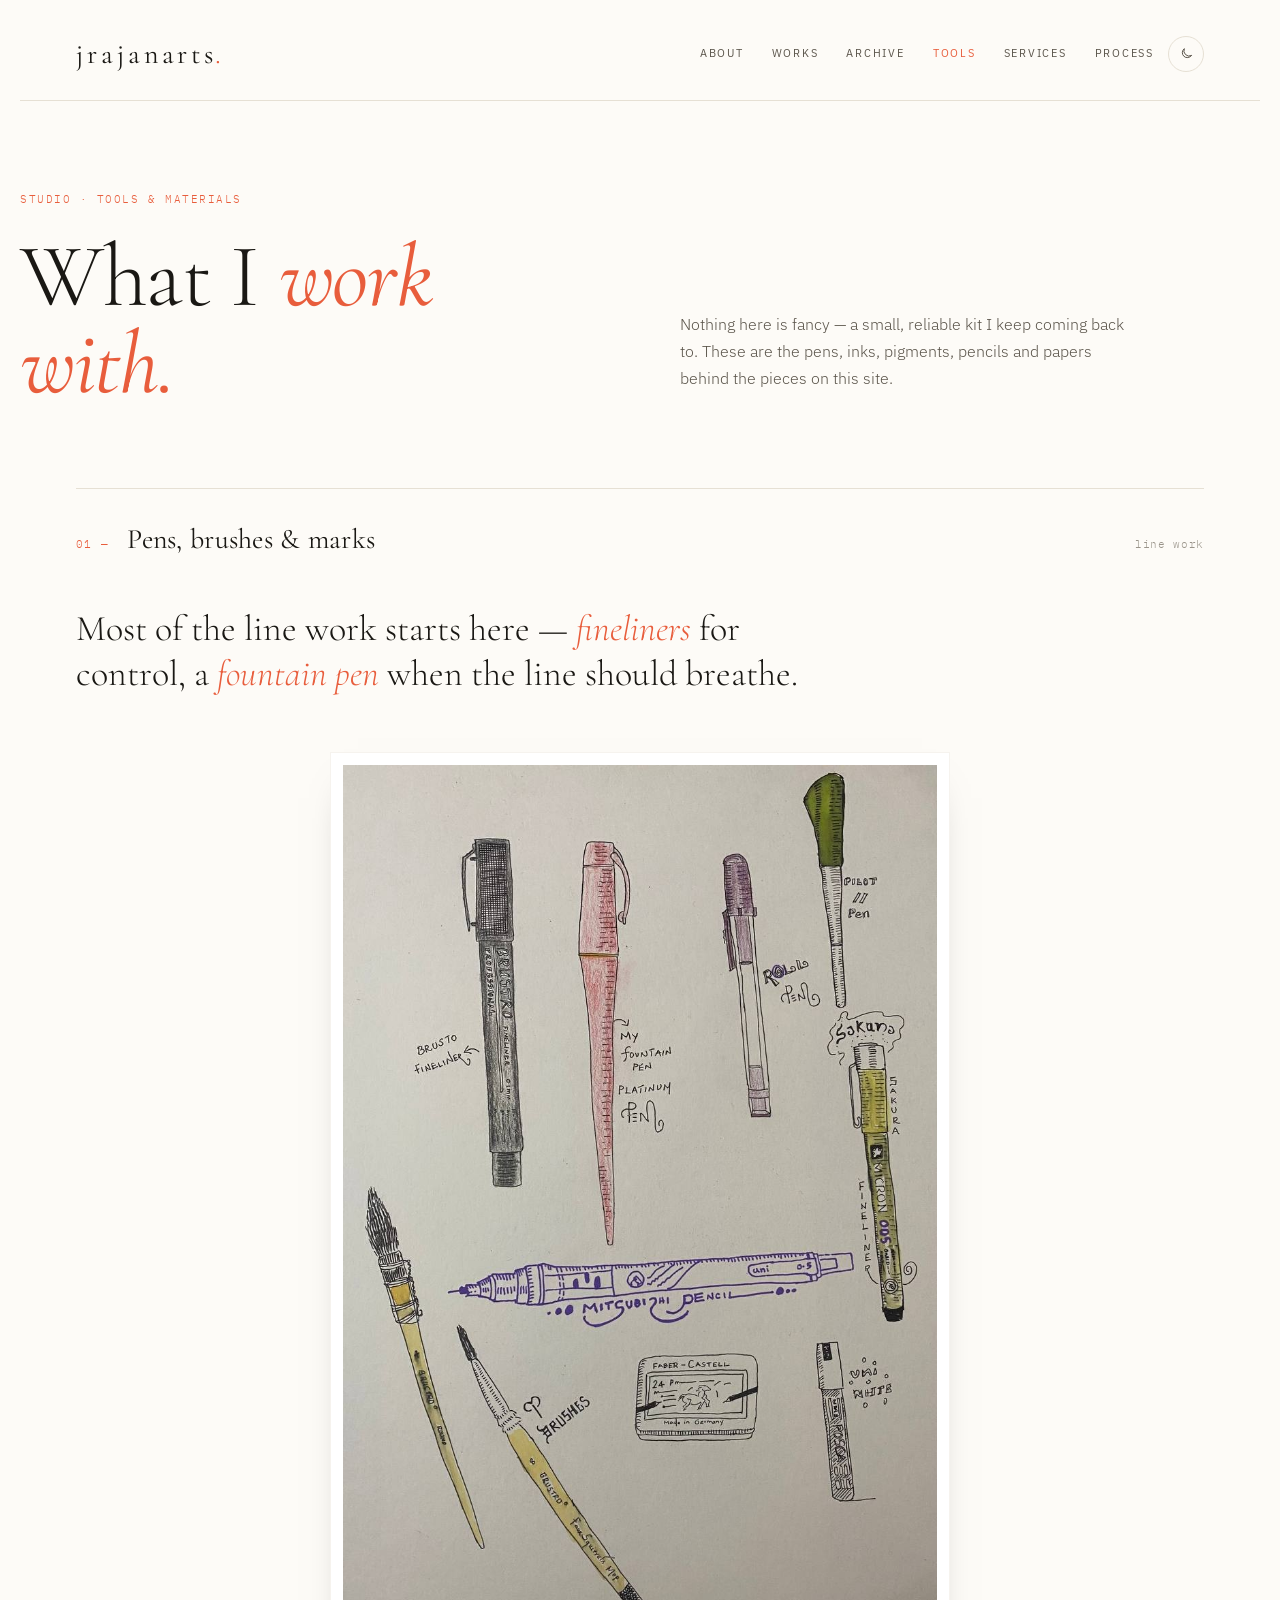
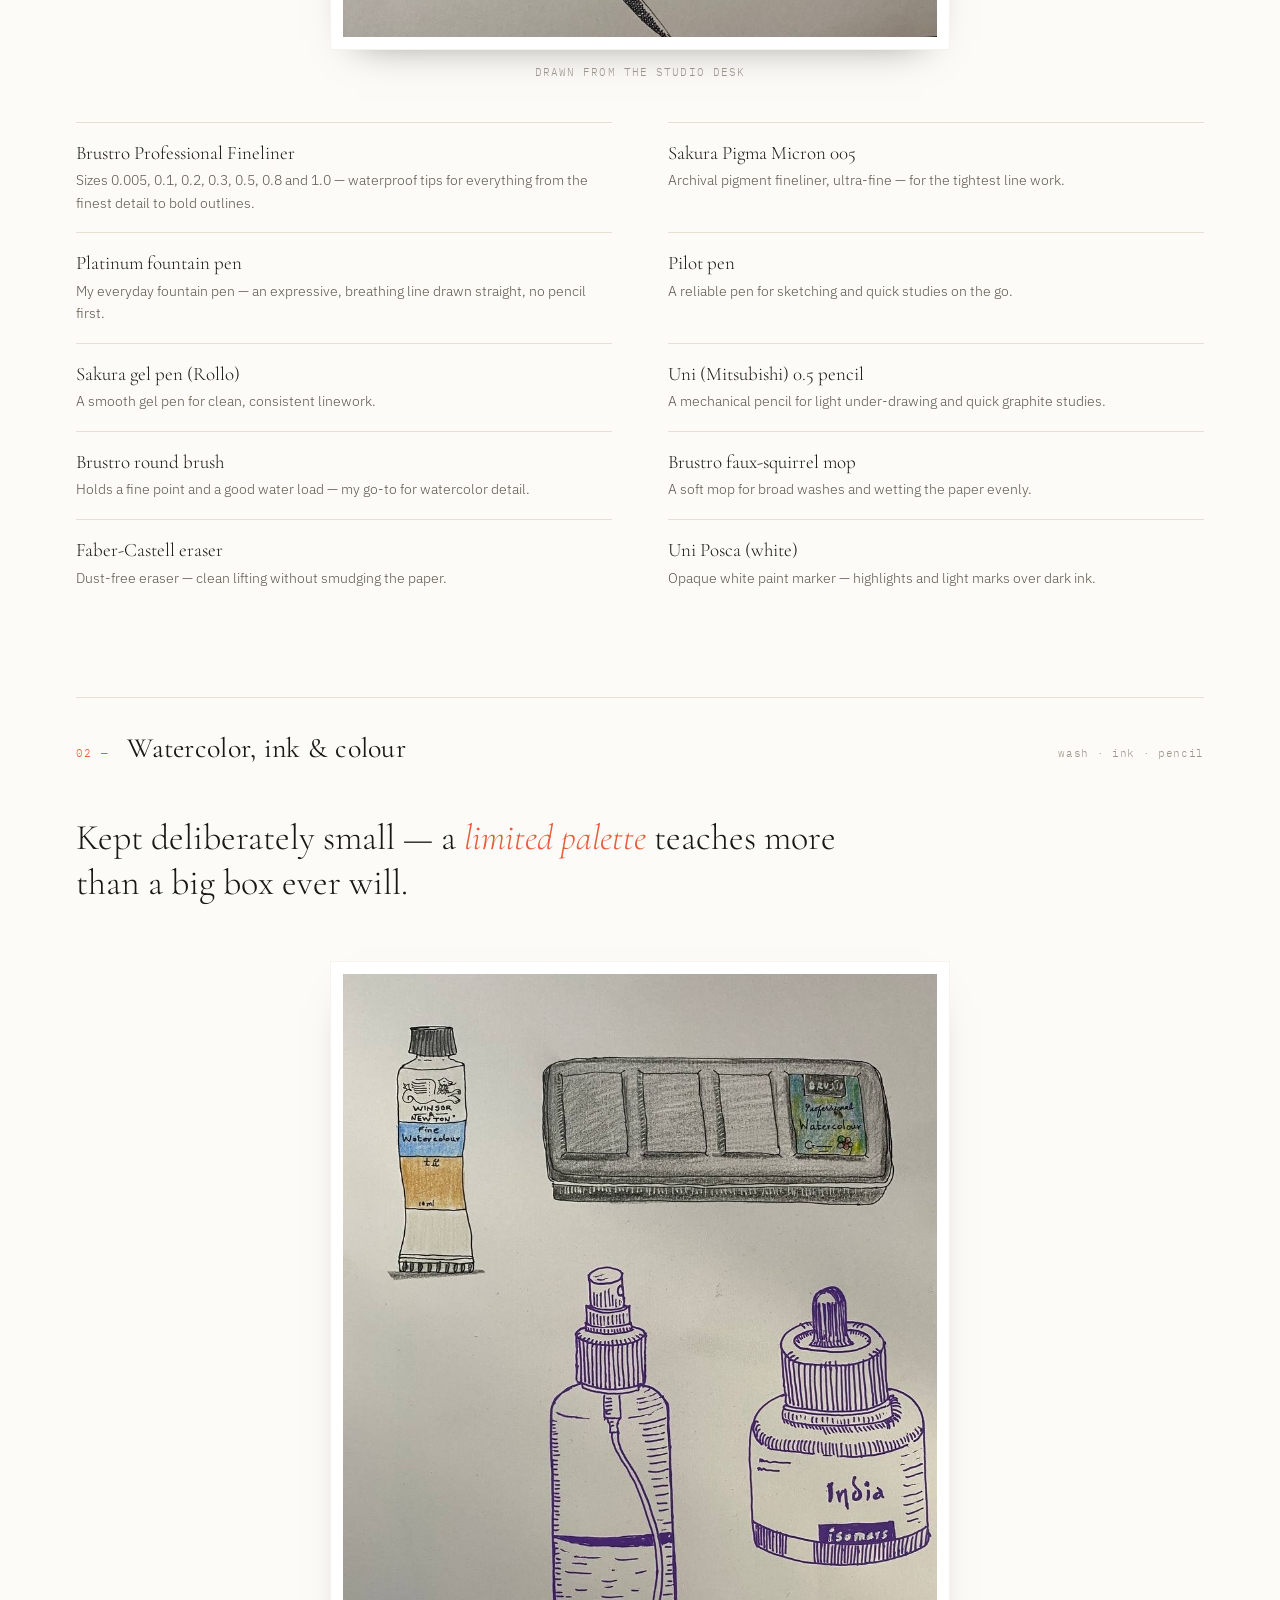
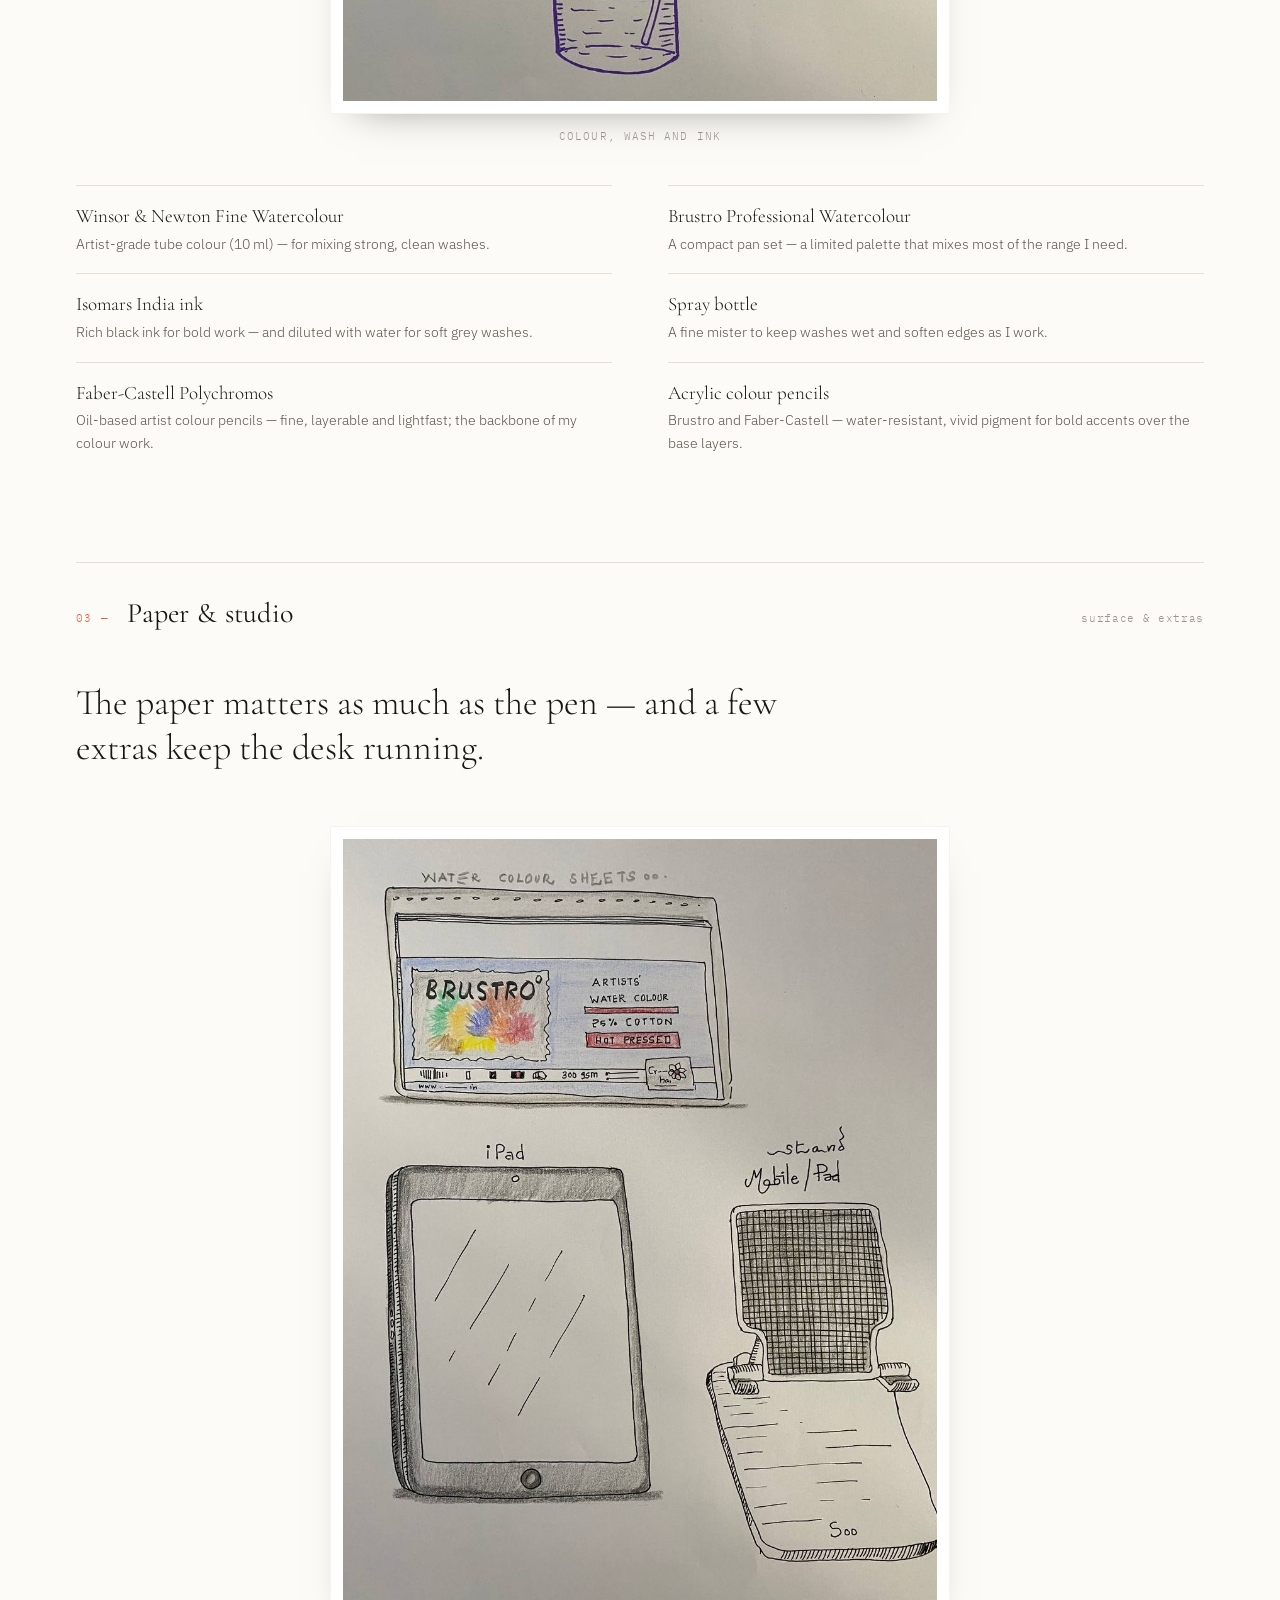
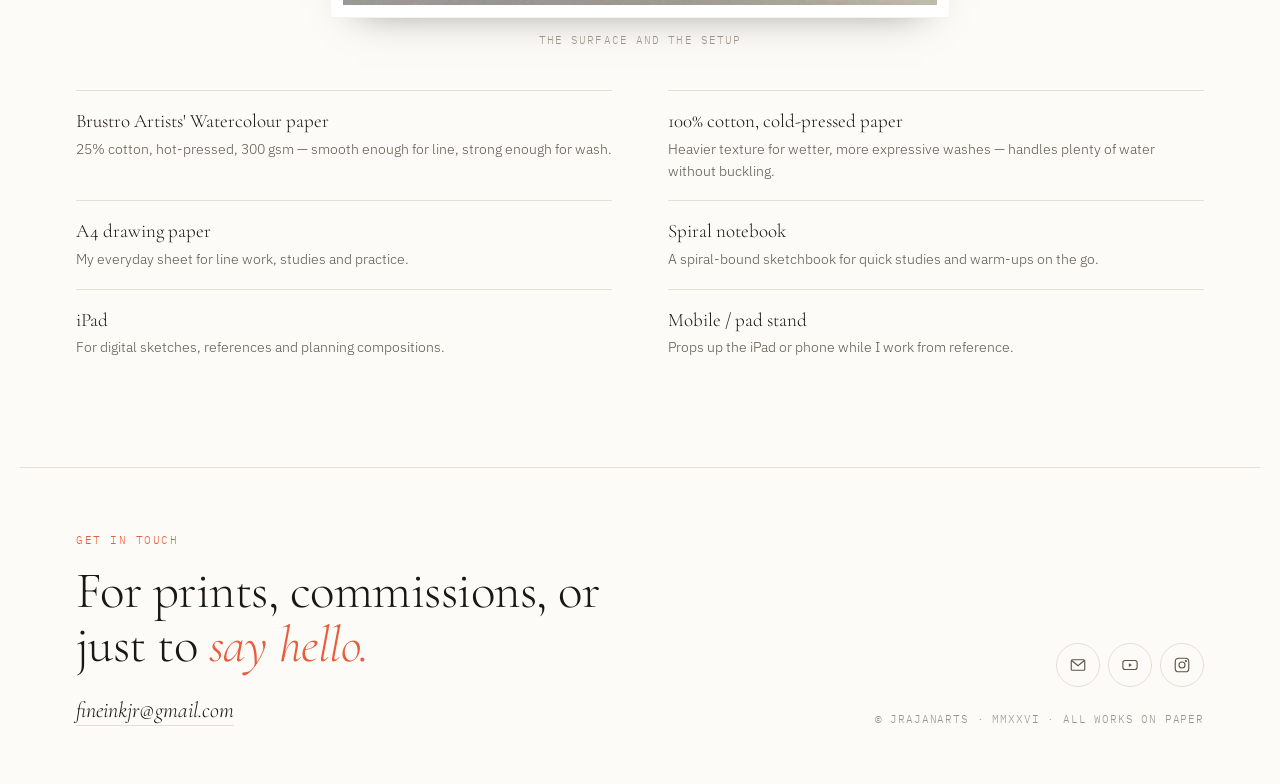
<file: tools.html>
<!doctype html>
<html lang="en">
<head>
<!-- Google tag (gtag.js) -->
<script async src="https://www.googletagmanager.com/gtag/js?id=G-TLY6EBNLFF"></script>
<script>
  window.dataLayer = window.dataLayer || [];
  function gtag(){dataLayer.push(arguments);}
  gtag('js', new Date());
  gtag('config', 'G-TLY6EBNLFF');
</script>
<meta charset="utf-8" />
<meta name="viewport" content="width=device-width, initial-scale=1" />
<title>Tools &amp; Materials — jrajanarts Madurai</title>
<meta name="description" content="The pens, inks, watercolors, colour pencils, brushes and paper jrajanarts uses — a working studio kit for ink, watercolor and pencil art in Madurai." />
<meta name="keywords" content="art materials, fineliner pens, fountain pen ink, watercolor supplies, Polychromos pencils, artist brushes, jrajanarts studio kit, art tools Madurai" />
<meta name="author" content="jrajanarts" />
<meta name="robots" content="index, follow" />
<link rel="canonical" href="https://jrajanarts.com/tools.html" />
<link rel="icon" href="/favicon.svg" type="image/svg+xml" />
<link rel="icon" href="/favicon.ico" sizes="any" />
<link rel="apple-touch-icon" href="/apple-touch-icon.png" />

<meta property="og:type" content="website" />
<meta property="og:site_name" content="jrajanarts" />
<meta property="og:title" content="Tools &amp; Materials — jrajanarts Madurai" />
<meta property="og:description" content="The pens, inks, watercolors, colour pencils, brushes and paper I work with." />
<meta property="og:url" content="https://jrajanarts.com/tools.html" />
<meta property="og:image" content="https://jrajanarts.com/images/profile/profile.jpg" />
<meta property="og:locale" content="en_IN" />

<meta name="twitter:card" content="summary_large_image" />
<meta name="twitter:title" content="Tools &amp; Materials — jrajanarts Madurai" />
<meta name="twitter:description" content="The pens, inks, watercolors, colour pencils, brushes and paper I work with." />
<meta name="twitter:image" content="https://jrajanarts.com/images/profile/profile.jpg" />

<script src="theme.js"></script>
<link rel="preconnect" href="https://fonts.googleapis.com" />
<link rel="preconnect" href="https://fonts.gstatic.com" crossorigin />
<link href="https://fonts.googleapis.com/css2?family=Cormorant+Garamond:ital,wght@0,300;0,400;0,500;1,400&family=IBM+Plex+Sans:wght@300;400;500&family=IBM+Plex+Mono:wght@400;500&display=swap" rel="stylesheet" />
<link rel="stylesheet" href="styles.css" />
</head>
<body>

<header class="site-header wrap">
  <a href="index.html" class="wordmark">jrajanarts<span class="dot">.</span></a>
  <div class="nav-right">
    <nav>
      <a href="index.html#about">About</a>
      <a href="index.html#works">Works</a>
      <a href="archive.html">Archive</a>
      <!-- <a href="shop.html">Shop</a> -->
      <a href="tools.html" class="current">Tools</a>
      <a href="services.html">Services</a>
      <a href="index.html#videos">Process</a>
    </nav>
    <button class="theme-toggle" type="button" aria-label="Toggle theme">
      <svg class="icon-moon" viewBox="0 0 24 24" fill="none" stroke="currentColor" stroke-width="1.5" stroke-linecap="round" stroke-linejoin="round" aria-hidden="true">
        <path d="M20 14.5A8 8 0 0 1 9.5 4a7.5 7.5 0 1 0 10.5 10.5z" />
      </svg>
      <svg class="icon-sun" viewBox="0 0 24 24" fill="none" stroke="currentColor" stroke-width="1.5" stroke-linecap="round" aria-hidden="true">
        <circle cx="12" cy="12" r="4" />
        <path d="M12 3v2M12 19v2M3 12h2M19 12h2M5.6 5.6l1.4 1.4M17 17l1.4 1.4M5.6 18.4l1.4-1.4M17 7l1.4-1.4" />
      </svg>
    </button>
    <button class="menu-toggle" type="button" aria-label="Toggle menu" aria-expanded="false">
      <svg class="icon-menu" viewBox="0 0 24 24" fill="none" stroke="currentColor" stroke-width="1.5" stroke-linecap="round" aria-hidden="true">
        <path d="M4 7h16M4 12h16M4 17h16" />
      </svg>
      <svg class="icon-close" viewBox="0 0 24 24" fill="none" stroke="currentColor" stroke-width="1.5" stroke-linecap="round" aria-hidden="true">
        <path d="M6 6l12 12M18 6L6 18" />
      </svg>
    </button>
  </div>
</header>

<section class="intro wrap">
  <div>
    <div class="intro-eyebrow">Studio · Tools &amp; Materials</div>
    <h1 class="intro-title">What I <em>work with.</em></h1>
  </div>
  <div class="intro-copy">
    <p>
      Nothing here is fancy — a small, reliable kit I keep coming back to.
      These are the pens, inks, pigments, pencils and papers behind the
      pieces on this site.
    </p>
  </div>
</section>

<!-- ────────────────────────────────────────────────────────────────
     Each section = one full sketch sheet (images/tools/sheet-*.jpg)
     shown whole, with the tools on it listed below. Edit the
     names/descriptions in each .sheet-list freely.
     ──────────────────────────────────────────────────────────────── -->

<section class="tools-section wrap" id="pens-ink">
  <div class="section-head">
    <div class="section-head-l">
      <span class="section-num">01 —</span>
      <h2 class="section-title">Pens, brushes &amp; marks</h2>
    </div>
    <span class="section-meta">line work</span>
  </div>
  <p class="tools-lede">Most of the line work starts here — <em>fineliners</em> for control, a <em>fountain pen</em> when the line should breathe.</p>
  <figure class="sheet-figure">
    <img src="images/tools/sheet-pens.jpg" alt="Sketch sheet of jrajanarts' pens, brushes, pencil and eraser" loading="lazy" />
  </figure>
  <p class="sheet-cap">Drawn from the studio desk</p>
  <div class="sheet-list">
    <div class="sheet-item">
      <span class="tool-name">Brustro Professional Fineliner</span>
      <span class="tool-desc">Sizes 0.005, 0.1, 0.2, 0.3, 0.5, 0.8 and 1.0 — waterproof tips for everything from the finest detail to bold outlines.</span>
    </div>
    <div class="sheet-item">
      <span class="tool-name">Sakura Pigma Micron 005</span>
      <span class="tool-desc">Archival pigment fineliner, ultra-fine — for the tightest line work.</span>
    </div>
    <div class="sheet-item">
      <span class="tool-name">Platinum fountain pen</span>
      <span class="tool-desc">My everyday fountain pen — an expressive, breathing line drawn straight, no pencil first.</span>
    </div>
    <div class="sheet-item">
      <span class="tool-name">Pilot pen</span>
      <span class="tool-desc">A reliable pen for sketching and quick studies on the go.</span>
    </div>
    <div class="sheet-item">
      <span class="tool-name">Sakura gel pen (Rollo)</span>
      <span class="tool-desc">A smooth gel pen for clean, consistent linework.</span>
    </div>
    <div class="sheet-item">
      <span class="tool-name">Uni (Mitsubishi) 0.5 pencil</span>
      <span class="tool-desc">A mechanical pencil for light under-drawing and quick graphite studies.</span>
    </div>
    <div class="sheet-item">
      <span class="tool-name">Brustro round brush</span>
      <span class="tool-desc">Holds a fine point and a good water load — my go-to for watercolor detail.</span>
    </div>
    <div class="sheet-item">
      <span class="tool-name">Brustro faux-squirrel mop</span>
      <span class="tool-desc">A soft mop for broad washes and wetting the paper evenly.</span>
    </div>
    <div class="sheet-item">
      <span class="tool-name">Faber-Castell eraser</span>
      <span class="tool-desc">Dust-free eraser — clean lifting without smudging the paper.</span>
    </div>
    <div class="sheet-item">
      <span class="tool-name">Uni Posca (white)</span>
      <span class="tool-desc">Opaque white paint marker — highlights and light marks over dark ink.</span>
    </div>
  </div>
</section>

<section class="tools-section wrap" id="watercolor">
  <div class="section-head">
    <div class="section-head-l">
      <span class="section-num">02 —</span>
      <h2 class="section-title">Watercolor, ink &amp; colour</h2>
    </div>
    <span class="section-meta">wash · ink · pencil</span>
  </div>
  <p class="tools-lede">Kept deliberately small — a <em>limited palette</em> teaches more than a big box ever will.</p>
  <figure class="sheet-figure">
    <img src="images/tools/sheet-watercolor.jpg" alt="Sketch sheet of watercolour tube, pan set, spray bottle and India ink" loading="lazy" />
  </figure>
  <p class="sheet-cap">Colour, wash and ink</p>
  <div class="sheet-list">
    <div class="sheet-item">
      <span class="tool-name">Winsor &amp; Newton Fine Watercolour</span>
      <span class="tool-desc">Artist-grade tube colour (10 ml) — for mixing strong, clean washes.</span>
    </div>
    <div class="sheet-item">
      <span class="tool-name">Brustro Professional Watercolour</span>
      <span class="tool-desc">A compact pan set — a limited palette that mixes most of the range I need.</span>
    </div>
    <div class="sheet-item">
      <span class="tool-name">Isomars India ink</span>
      <span class="tool-desc">Rich black ink for bold work — and diluted with water for soft grey washes.</span>
    </div>
    <div class="sheet-item">
      <span class="tool-name">Spray bottle</span>
      <span class="tool-desc">A fine mister to keep washes wet and soften edges as I work.</span>
    </div>
    <div class="sheet-item">
      <span class="tool-name">Faber-Castell Polychromos</span>
      <span class="tool-desc">Oil-based artist colour pencils — fine, layerable and lightfast; the backbone of my colour work.</span>
    </div>
    <div class="sheet-item">
      <span class="tool-name">Acrylic colour pencils</span>
      <span class="tool-desc">Brustro and Faber-Castell — water-resistant, vivid pigment for bold accents over the base layers.</span>
    </div>
  </div>
</section>

<section class="tools-section wrap" id="paper-studio">
  <div class="section-head">
    <div class="section-head-l">
      <span class="section-num">03 —</span>
      <h2 class="section-title">Paper &amp; studio</h2>
    </div>
    <span class="section-meta">surface &amp; extras</span>
  </div>
  <p class="tools-lede">The paper matters as much as the pen — and a few extras keep the desk running.</p>
  <figure class="sheet-figure">
    <img src="images/tools/sheet-paper.jpg" alt="Sketch sheet of watercolour paper, iPad and a mobile / pad stand" loading="lazy" />
  </figure>
  <p class="sheet-cap">The surface and the setup</p>
  <div class="sheet-list">
    <div class="sheet-item">
      <span class="tool-name">Brustro Artists' Watercolour paper</span>
      <span class="tool-desc">25% cotton, hot-pressed, 300 gsm — smooth enough for line, strong enough for wash.</span>
    </div>
    <div class="sheet-item">
      <span class="tool-name">100% cotton, cold-pressed paper</span>
      <span class="tool-desc">Heavier texture for wetter, more expressive washes — handles plenty of water without buckling.</span>
    </div>
    <div class="sheet-item">
      <span class="tool-name">A4 drawing paper</span>
      <span class="tool-desc">My everyday sheet for line work, studies and practice.</span>
    </div>
    <div class="sheet-item">
      <span class="tool-name">Spiral notebook</span>
      <span class="tool-desc">A spiral-bound sketchbook for quick studies and warm-ups on the go.</span>
    </div>
    <div class="sheet-item">
      <span class="tool-name">iPad</span>
      <span class="tool-desc">For digital sketches, references and planning compositions.</span>
    </div>
    <div class="sheet-item">
      <span class="tool-name">Mobile / pad stand</span>
      <span class="tool-desc">Props up the iPad or phone while I work from reference.</span>
    </div>
  </div>
</section>

<footer class="site-footer wrap">
  <div class="footer-grid">
    <div>
      <div class="footer-eyebrow">Get in touch</div>
      <h3 class="footer-headline">
        For prints, commissions, or just to <em>say hello.</em>
      </h3>
      <a class="footer-email" href="mailto:fineinkjr@gmail.com">fineinkjr@gmail.com</a>
    </div>
    <div class="footer-socials">
      <div class="socials">
        <a class="social-btn" href="mailto:fineinkjr@gmail.com" aria-label="Email">
          <svg viewBox="0 0 24 24" fill="none" stroke="currentColor" stroke-width="1.5">
            <rect x="3" y="5" width="18" height="14" rx="1.5" />
            <path d="M3.5 6 12 13l8.5-7" />
          </svg>
        </a>
        <a class="social-btn" href="https://www.youtube.com/@jrajanarts" target="_blank" rel="noopener" aria-label="YouTube">
          <svg viewBox="0 0 24 24" fill="none" stroke="currentColor" stroke-width="1.5">
            <rect x="2.5" y="6" width="19" height="12" rx="3" />
            <path d="M10.5 9.5v5l4-2.5z" fill="currentColor" stroke="none" />
          </svg>
        </a>
        <a class="social-btn" href="https://www.instagram.com/jrajanarts" target="_blank" rel="noopener" aria-label="Instagram">
          <svg viewBox="0 0 24 24" fill="none" stroke="currentColor" stroke-width="1.5">
            <rect x="3" y="3" width="18" height="18" rx="4.5" />
            <circle cx="12" cy="12" r="4" />
            <circle cx="17.2" cy="6.8" r="0.7" fill="currentColor" />
          </svg>
        </a>
      </div>
      <div class="footer-fine">© jrajanarts · MMXXVI · All works on paper</div>
    </div>
  </div>
</footer>

<script src="app.js" defer></script>
</body>
</html>
</file>
<file: styles.css>
:root {
  --bg: #fdfbf7;
  --ink: #1a1814;
  --ink-soft: #5a544a;
  --ink-mute: #9a948a;
  --rule: #e6e0d4;
  --card: #ffffff;
  --frame: #f6f3ee;
  --hatch: #d8d2c5;
  --label: #8a8275;
  --accent: #E85D3C;
  --serif: 'Cormorant Garamond', 'Times New Roman', serif;
  --sans: 'IBM Plex Sans', ui-sans-serif, system-ui, sans-serif;
  --mono: 'IBM Plex Mono', ui-monospace, Menlo, monospace;
}
:root[data-theme="dark"] {
  --bg: #16140f;
  --ink: #ece6d8;
  --ink-soft: #aea798;
  --ink-mute: #6e6a5e;
  --rule: #2a261f;
  --card: #1e1b14;
  --frame: #221e17;
  --hatch: #38332a;
  --label: #6e6a5e;
}

* { box-sizing: border-box; }
html, body { margin: 0; padding: 0; }
body {
  background: var(--bg);
  color: var(--ink);
  font-family: var(--sans);
  font-weight: 300;
  font-size: 16px;
  line-height: 1.6;
  -webkit-font-smoothing: antialiased;
  text-rendering: optimizeLegibility;
  transition: background .25s ease, color .25s ease;
}
button { font-family: inherit; }
a { color: inherit; text-decoration: none; }
a:hover { color: var(--accent); }

/* ── Layout container ────────────────────────────── */
.wrap {
  max-width: 1240px;
  margin: 0 auto;
  padding: 0 56px;
}
@media (max-width: 720px) {
  .wrap { padding: 0 24px; }
}

/* ── Header / Wordmark ───────────────────────────── */
.site-header {
  padding-top: 36px;
  padding-bottom: 28px;
  display: flex;
  align-items: center;
  justify-content: space-between;
  border-bottom: 1px solid var(--rule);
  gap: 24px;
  position: relative;
}
.wordmark {
  font-family: var(--serif);
  font-weight: 400;
  font-size: clamp(22px, 2.4vw, 28px);
  letter-spacing: 0.14em;
  color: var(--ink);
  line-height: 1;
  white-space: nowrap;
}
.wordmark .dot {
  color: var(--accent);
  font-style: italic;
  margin-left: -0.04em;
}
.site-header nav {
  display: flex;
  gap: 28px;
  font-size: 11px;
  letter-spacing: 0.16em;
  text-transform: uppercase;
  color: var(--ink-soft);
  font-weight: 400;
}
.site-header nav a:hover { color: var(--ink); }
.site-header nav a.current { color: var(--accent); }
.site-header nav a.current:hover { color: var(--accent); }

.nav-right {
  display: flex;
  align-items: center;
  gap: 14px;
}
.theme-toggle, .menu-toggle {
  appearance: none;
  background: transparent;
  border: 1px solid var(--rule);
  width: 36px; height: 36px;
  border-radius: 50%;
  display: flex; align-items: center; justify-content: center;
  color: var(--ink-soft);
  cursor: pointer;
  transition: all .2s;
  padding: 0;
  flex-shrink: 0;
}
.theme-toggle:hover, .menu-toggle:hover { color: var(--accent); border-color: var(--accent); }
.theme-toggle svg, .menu-toggle svg { width: 16px; height: 16px; display: block; }
.theme-toggle .icon-sun { display: none; }
:root[data-theme="dark"] .theme-toggle .icon-sun { display: block; }
:root[data-theme="dark"] .theme-toggle .icon-moon { display: none; }

.menu-toggle { display: none; }
.menu-toggle .icon-close { display: none; }

@media (max-width: 860px) {
  .site-header nav { gap: 18px; font-size: 10.5px; }
}
@media (max-width: 720px) {
  .menu-toggle { display: flex; }
  .site-header nav {
    position: absolute;
    top: calc(100% - 1px);
    left: 0;
    right: 0;
    background: var(--bg);
    border-top: 1px solid var(--rule);
    border-bottom: 1px solid var(--rule);
    flex-direction: column;
    align-items: stretch;
    gap: 0;
    padding: 0;
    z-index: 50;
    box-shadow: 0 12px 24px rgba(0,0,0,.06);
    visibility: hidden;
    opacity: 0;
    transform: translateY(-6px);
    transition: opacity .2s ease, transform .2s ease, visibility .2s;
  }
  .site-header.menu-open nav {
    visibility: visible;
    opacity: 1;
    transform: translateY(0);
  }
  .site-header nav a {
    padding: 14px 24px;
    font-size: 11px;
    border-top: 1px solid var(--rule);
  }
  .site-header nav a:first-child { border-top: 0; }
  .site-header nav a:hover,
  .site-header nav a:active { background: var(--frame); color: var(--ink); }
  .site-header.menu-open .menu-toggle .icon-menu  { display: none; }
  .site-header.menu-open .menu-toggle .icon-close { display: block; }
}

/* ── Hero / Welcome ──────────────────────────────── */
.hero {
  padding-top: 100px;
  padding-bottom: 130px;
  display: grid;
  grid-template-columns: 1.05fr 1fr;
  gap: 80px;
  align-items: center;
  position: relative;
}

@media (max-width: 860px) {
  .hero { grid-template-columns: 1fr; gap: 48px; padding-top: 64px; padding-bottom: 90px; }
}
.hero-text { max-width: 540px; }
.hero-figure { margin: 0; display: flex; flex-direction: column; align-items: center; gap: 18px; }
.hero-splash { width: 100%; max-width: 420px; aspect-ratio: 1; }
.hero-caption {
  font-family: var(--mono);
  font-size: 11px;
  letter-spacing: 0.1em;
  color: var(--ink-mute);
  text-transform: uppercase;
  text-align: center;
}
.hc-mark { color: var(--accent); margin-right: 6px; }
.hero-sub {
  margin-top: 32px;
  color: var(--ink-soft);
  font-size: 15.5px;
  line-height: 1.75;
  max-width: 460px;
}
.hero-eyebrow {
  font-family: var(--mono);
  font-size: 11px;
  letter-spacing: 0.14em;
  color: var(--accent);
  text-transform: uppercase;
  margin-bottom: 28px;
}
.hero-title {
  font-family: var(--serif);
  font-weight: 300;
  font-size: clamp(44px, 6.4vw, 92px);
  line-height: 1.02;
  letter-spacing: -0.01em;
  margin: 0;
  color: var(--ink);
  text-wrap: pretty;
}
.hero-title em {
  font-style: italic;
  color: var(--accent);
  font-weight: 400;
}

/* ── Section header ──────────────────────────────── */
.section-head {
  display: flex;
  align-items: baseline;
  justify-content: space-between;
  border-top: 1px solid var(--rule);
  padding-top: 28px;
  margin-bottom: 44px;
  gap: 20px;
  flex-wrap: wrap;
}
.section-head-l {
  display: flex;
  gap: 18px;
  align-items: baseline;
}
.section-num {
  font-family: var(--mono);
  font-size: 11px;
  color: var(--accent);
  letter-spacing: 0.12em;
}
.section-title {
  font-family: var(--serif);
  font-weight: 400;
  font-size: 28px;
  letter-spacing: 0.01em;
  margin: 0;
  color: var(--ink);
}
.section-meta {
  font-family: var(--mono);
  font-size: 11px;
  color: var(--ink-mute);
  letter-spacing: 0.06em;
}

/* ── About me (home) ─────────────────────────────── */
.about-me { padding-bottom: 120px; }
.about-grid {
  display: grid;
  grid-template-columns: 5fr 7fr;
  gap: 64px;
  align-items: start;
}
@media (max-width: 860px) {
  .about-grid { grid-template-columns: 1fr; gap: 36px; }
}
.about-portrait {
  aspect-ratio: 5 / 6;
  background-color: var(--frame);
  background-image: repeating-linear-gradient(38deg, transparent 0 5.4px, var(--hatch) 5.4px 6px);
  position: relative;
  overflow: hidden;
}
.about-portrait .ph-label,
.art-frame .ph-label {
  position: absolute;
  inset: 0;
  display: flex;
  align-items: center;
  justify-content: center;
  font-family: var(--mono);
  font-size: 11px;
  letter-spacing: 0.08em;
  color: var(--label);
}
.about-copy {
  color: var(--ink-soft);
  font-size: 16px;
  line-height: 1.75;
  max-width: 560px;
}
.about-copy p { margin: 0 0 18px; }
.about-lede {
  font-family: var(--serif);
  font-size: clamp(22px, 2.4vw, 30px);
  font-weight: 300;
  line-height: 1.35;
  color: var(--ink) !important;
  margin-bottom: 24px !important;
  text-wrap: pretty;
}
.about-lede em {
  font-style: italic;
  color: var(--accent);
  font-weight: 400;
}
.about-copy strong { color: var(--ink); font-weight: 500; }
.about-facts {
  margin: 32px 0 0;
  padding: 24px 0 0;
  border-top: 1px solid var(--rule);
  display: grid;
  grid-template-columns: 1fr 1fr;
  gap: 18px 32px;
}
.about-facts > div { display: flex; flex-direction: column; gap: 4px; }
.about-facts dt {
  font-family: var(--mono);
  font-size: 10.5px;
  letter-spacing: 0.1em;
  text-transform: uppercase;
  color: var(--ink-mute);
}
.about-facts dd { margin: 0; color: var(--ink); font-size: 14.5px; }

/* ── Gallery ─────────────────────────────────────── */
.works { padding-bottom: 120px; }
.gallery-grid {
  display: grid;
  grid-template-columns: repeat(5, 1fr);
  gap: 28px 24px;
}
@media (max-width: 1080px) { .gallery-grid { grid-template-columns: repeat(3, 1fr); } }
@media (max-width: 640px)  { .gallery-grid { grid-template-columns: repeat(2, 1fr); } }

.art-card {
  appearance: none;
  border: 0;
  background: transparent;
  padding: 0;
  text-align: left;
  cursor: pointer;
  color: inherit;
  display: flex;
  flex-direction: column;
  gap: 12px;
}
.art-frame {
  aspect-ratio: 3 / 4;
  overflow: hidden;
  background-color: var(--frame);
  background-image: repeating-linear-gradient(var(--art-angle, 12deg), transparent 0 5.4px, var(--hatch) 5.4px 6px);
  transition: transform .35s ease, box-shadow .35s ease;
  position: relative;
}
.art-frame img,
.entry-image img,
.about-portrait img,
.commission-sketch img {
  position: absolute;
  inset: 0;
  width: 100%;
  height: 100%;
  object-fit: cover;
  display: block;
}
.art-card:hover .art-frame img { transform: scale(1.02); transition: transform .5s ease; }
.art-card:hover .art-frame {
  transform: translateY(-3px);
  box-shadow: 0 14px 30px -12px rgba(0,0,0,.18);
}
.art-meta {
  display: flex;
  align-items: baseline;
  gap: 8px;
  padding: 0 2px;
}
.art-medium {
  font-family: var(--mono);
  font-size: 10.5px;
  letter-spacing: 0.06em;
  color: var(--ink-soft);
  text-transform: lowercase;
}
.art-card:hover .art-medium { color: var(--accent); }

/* ── Videos ──────────────────────────────────────── */
.videos { padding-bottom: 110px; }
.video-grid {
  display: grid;
  grid-template-columns: 1fr 1fr;
  gap: 28px;
}
@media (max-width: 720px) { .video-grid { grid-template-columns: 1fr; } }
.video-card { display: flex; flex-direction: column; gap: 14px; }
.video-thumb {
  position: relative;
  aspect-ratio: 16 / 9;
  background: #1a1814;
  overflow: hidden;
  cursor: pointer;
  border: 0;
  padding: 0;
  width: 100%;
}
.video-thumb iframe,
.video-thumb .vt-cover,
.video-thumb .vt-bg {
  position: absolute; inset: 0;
  width: 100%; height: 100%;
  border: 0;
}
.video-thumb .vt-bg {
  object-fit: cover;
  display: block;
  transition: transform .5s ease, filter .3s ease;
}
.video-thumb:hover .vt-bg {
  transform: scale(1.03);
  filter: brightness(1.05);
}
.vt-cover {
  display: flex;
  align-items: center;
  justify-content: center;
  background:
    linear-gradient(135deg, rgba(232,93,60,.22), rgba(0,0,0,0) 55%),
    linear-gradient(180deg, rgba(0,0,0,.05), rgba(0,0,0,.35));
  transition: background .3s ease;
}
.video-thumb:hover .vt-cover {
  background:
    linear-gradient(135deg, rgba(232,93,60,.30), rgba(0,0,0,0) 55%),
    linear-gradient(180deg, rgba(0,0,0,.0), rgba(0,0,0,.25));
}
.vt-play {
  width: 64px; height: 64px;
  border-radius: 50%;
  background: var(--bg);
  color: var(--accent);
  display: flex;
  align-items: center;
  justify-content: center;
  box-shadow: 0 8px 24px rgba(0,0,0,.3);
  transition: transform .2s;
}
.video-thumb:hover .vt-play { transform: scale(1.08); }
.vt-play svg { width: 22px; height: 22px; margin-left: 3px; }
.vt-label {
  position: absolute;
  left: 16px; bottom: 14px;
  font-family: var(--mono);
  font-size: 10.5px;
  letter-spacing: 0.1em;
  color: rgba(255,255,255,.7);
  text-transform: uppercase;
}
.video-info {
  display: flex;
  align-items: baseline;
  justify-content: space-between;
  gap: 16px;
}
.video-title {
  font-family: var(--serif);
  font-size: 20px;
  font-weight: 400;
  color: var(--ink);
  line-height: 1.3;
}
.video-dur {
  font-family: var(--mono);
  font-size: 11px;
  color: var(--ink-mute);
  flex-shrink: 0;
}

/* ── Lightbox ────────────────────────────────────── */
.lightbox {
  position: fixed; inset: 0;
  background: rgba(20, 18, 14, 0.92);
  z-index: 1000;
  display: flex;
  align-items: center;
  justify-content: center;
  padding: 60px;
  animation: fadeIn .25s ease;
}
.lightbox[hidden] { display: none; }
@keyframes fadeIn { from { opacity: 0; } to { opacity: 1; } }
.lb-stage {
  display: flex;
  flex-direction: column;
  gap: 20px;
  max-width: min(680px, 90vw);
  max-height: 90vh;
}
.lb-image {
  background: #0e0c08;
  flex: 1;
  min-height: 0;
  max-height: calc(90vh - 80px);
  overflow: hidden;
  position: relative;
}
.lb-image img {
  position: relative;
  inset: auto;
  width: auto;
  height: auto;
  max-width: 100%;
  max-height: calc(90vh - 80px);
  object-fit: contain;
  display: block;
  margin: 0 auto;
}
.lb-caption { color: rgba(255,255,255,.85); }
.lb-cap-row {
  display: flex;
  align-items: baseline;
  justify-content: space-between;
  gap: 24px;
  font-family: var(--mono);
  font-size: 11px;
  letter-spacing: 0.08em;
}
.lb-num { color: rgba(255,255,255,.5); }
.lb-medium { color: var(--accent); text-transform: uppercase; }

.lb-close, .lb-nav {
  position: fixed;
  appearance: none;
  border: 1px solid rgba(255,255,255,.2);
  background: transparent;
  color: rgba(255,255,255,.7);
  width: 44px; height: 44px;
  border-radius: 50%;
  font-size: 16px;
  cursor: pointer;
  transition: all .2s;
  display: flex; align-items: center; justify-content: center;
}
.lb-close:hover, .lb-nav:hover {
  color: #fff;
  border-color: var(--accent);
  background: var(--accent);
}
.lb-close { top: 24px; right: 24px; }
.lb-prev { left: 24px; top: 50%; transform: translateY(-50%); }
.lb-next { right: 24px; top: 50%; transform: translateY(-50%); }

/* ── Archive page ────────────────────────────────── */
.archive-intro {
  padding-top: 90px;
  padding-bottom: 80px;
  display: grid;
  grid-template-columns: 1fr 1fr;
  gap: 80px;
  align-items: end;
}
@media (max-width: 860px) {
  .archive-intro { grid-template-columns: 1fr; gap: 36px; padding-top: 64px; padding-bottom: 60px; }
}
.intro-eyebrow {
  font-family: var(--mono);
  font-size: 11px;
  letter-spacing: 0.14em;
  color: var(--accent);
  text-transform: uppercase;
  margin-bottom: 24px;
}
.intro-title {
  font-family: var(--serif);
  font-weight: 300;
  font-size: clamp(52px, 7vw, 104px);
  line-height: 0.98;
  letter-spacing: -0.015em;
  margin: 0;
  color: var(--ink);
}
.intro-title em { font-style: italic; color: var(--accent); font-weight: 400; }
.intro-copy {
  color: var(--ink-soft);
  font-size: 15.5px;
  line-height: 1.75;
  max-width: 460px;
}
.intro-copy p { margin: 0 0 16px; }

.filter-bar {
  display: flex;
  align-items: center;
  justify-content: space-between;
  gap: 24px;
  padding: 24px 0;
  border-top: 1px solid var(--rule);
  border-bottom: 1px solid var(--rule);
  margin-bottom: 64px;
  flex-wrap: wrap;
}
.filter-chips {
  display: flex;
  gap: 6px;
  flex-wrap: wrap;
}
.chip {
  appearance: none;
  border: 1px solid var(--rule);
  background: transparent;
  color: var(--ink-soft);
  font-family: var(--mono);
  font-size: 11px;
  letter-spacing: 0.08em;
  text-transform: uppercase;
  padding: 8px 14px;
  border-radius: 999px;
  cursor: pointer;
  transition: all .2s;
}
.chip:hover { border-color: var(--ink); color: var(--ink); }
.chip.active {
  background: var(--accent);
  border-color: var(--accent);
  color: #fff;
}
.filter-count {
  font-family: var(--mono);
  font-size: 11px;
  color: var(--ink-mute);
  letter-spacing: 0.08em;
  white-space: nowrap;
}

.archive-list {
  display: flex;
  flex-direction: column;
  gap: 100px;
  padding-bottom: 120px;
}
.entry {
  display: grid;
  grid-template-columns: 1fr 1fr;
  gap: 64px;
  align-items: center;
}
.entry.flip .entry-image { order: 2; }
.entry.flip .entry-meta  { order: 1; }
.entry.hidden { display: none; }
@media (max-width: 860px) {
  .entry, .entry.flip { grid-template-columns: 1fr; gap: 24px; }
  .entry.flip .entry-image, .entry.flip .entry-meta { order: 0; }
  .archive-list { gap: 72px; }
}
.entry-image {
  aspect-ratio: 3 / 4;
  background-color: var(--frame);
  background-image: repeating-linear-gradient(var(--art-angle, 12deg), transparent 0 5.4px, var(--hatch) 5.4px 6px);
  overflow: hidden;
  cursor: zoom-in;
  transition: transform .35s ease, box-shadow .35s ease;
  border: 0;
  padding: 0;
  width: 100%;
  position: relative;
}
.entry-image:hover {
  transform: translateY(-3px);
  box-shadow: 0 16px 36px -14px rgba(0,0,0,.18);
}
.entry-image .ph-label {
  position: absolute;
  inset: 0;
  display: flex;
  align-items: center;
  justify-content: center;
  font-family: var(--mono);
  font-size: 11px;
  letter-spacing: 0.08em;
  color: var(--label);
}
.entry-meta { max-width: 480px; }
.entry-num {
  font-family: var(--mono);
  font-size: 11px;
  letter-spacing: 0.14em;
  color: var(--accent);
  margin-bottom: 16px;
  display: flex;
  align-items: center;
  gap: 12px;
}
.entry-num::after {
  content: "";
  flex: 1;
  height: 1px;
  background: var(--rule);
}
.entry-title {
  font-family: var(--serif);
  font-weight: 400;
  font-size: clamp(34px, 4vw, 52px);
  line-height: 1.05;
  letter-spacing: -0.005em;
  margin: 0 0 8px;
  color: var(--ink);
  text-wrap: balance;
}
.entry-medium {
  font-family: var(--serif);
  font-style: italic;
  font-size: 18px;
  color: var(--ink-soft);
  margin-bottom: 28px;
}
.entry-note {
  color: var(--ink-soft);
  font-size: 15.5px;
  line-height: 1.75;
  margin: 0 0 28px;
  text-wrap: pretty;
}
.entry-specs {
  display: grid;
  grid-template-columns: 1fr 1fr;
  gap: 14px 28px;
  padding-top: 22px;
  border-top: 1px solid var(--rule);
}
.entry-specs > div { display: flex; flex-direction: column; gap: 4px; }
.entry-specs dt {
  font-family: var(--mono);
  font-size: 10px;
  letter-spacing: 0.12em;
  text-transform: uppercase;
  color: var(--ink-mute);
}
.entry-specs dd { margin: 0; color: var(--ink); font-size: 14px; }

/* ── Services page ───────────────────────────────── */
.intro {
  padding: 90px 0 80px;
  display: grid;
  grid-template-columns: 1fr 1fr;
  gap: 80px;
  align-items: end;
}
@media (max-width: 860px) {
  .intro { grid-template-columns: 1fr; gap: 36px; padding: 64px 0 60px; }
}
.section { padding-bottom: 110px; }
.teach-lede {
  font-family: var(--serif);
  font-size: clamp(28px, 3.4vw, 42px);
  font-weight: 300;
  line-height: 1.2;
  color: var(--ink);
  max-width: 780px;
  margin: 0 0 56px;
  text-wrap: pretty;
}
.teach-lede em { font-style: italic; color: var(--accent); }
.teach-grid {
  display: grid;
  grid-template-columns: repeat(3, 1fr);
  gap: 24px;
}
@media (max-width: 1080px) { .teach-grid { grid-template-columns: repeat(2, 1fr); } }
@media (max-width: 640px)  { .teach-grid { grid-template-columns: 1fr; } }
.teach-card {
  background: var(--card);
  border: 1px solid var(--rule);
  padding: 0;
  display: flex;
  flex-direction: column;
  overflow: hidden;
}
.tc-image {
  aspect-ratio: 16 / 10;
  overflow: hidden;
  background: var(--frame);
  border-bottom: 1px solid var(--rule);
  position: relative;
}
.tc-image img {
  width: 100%;
  height: 100%;
  object-fit: cover;
  display: block;
  transition: transform .5s ease;
}
.teach-card:hover .tc-image img { transform: scale(1.04); }
.tc-content {
  padding: 28px 28px 32px;
  display: flex;
  flex-direction: column;
  gap: 18px;
  flex: 1;
}
.tc-num {
  font-family: var(--mono);
  font-size: 11px;
  letter-spacing: 0.14em;
  color: var(--accent);
}
.tc-title {
  font-family: var(--serif);
  font-weight: 400;
  font-size: 30px;
  line-height: 1.1;
  margin: 0;
  color: var(--ink);
}
.tc-body {
  color: var(--ink-soft);
  font-size: 14.5px;
  line-height: 1.7;
  margin: 0;
}
.tc-facts {
  margin: 8px 0 0;
  padding: 18px 0 0;
  border-top: 1px solid var(--rule);
  display: grid;
  gap: 10px;
}
.tc-facts > div { display: flex; flex-direction: column; gap: 2px; }
.tc-facts dt {
  font-family: var(--mono);
  font-size: 10px;
  letter-spacing: 0.1em;
  text-transform: uppercase;
  color: var(--ink-mute);
}
.tc-facts dd { margin: 0; color: var(--ink); font-size: 13.5px; }
.teach-note {
  margin-top: 48px;
  padding: 28px 32px;
  border-left: 2px solid var(--accent);
  background: var(--card);
  color: var(--ink-soft);
  font-family: var(--serif);
  font-size: 19px;
  font-style: italic;
  line-height: 1.55;
  max-width: 760px;
}

.commission {
  display: grid;
  grid-template-columns: 5fr 7fr;
  gap: 64px;
  align-items: start;
}
@media (max-width: 860px) { .commission { grid-template-columns: 1fr; gap: 36px; } }
.commission-sketch {
  aspect-ratio: 4 / 5;
  background-color: var(--card);
  background-image: repeating-linear-gradient(40deg, transparent 0 5.4px, var(--hatch) 5.4px 6px);
  border: 1px solid var(--rule);
  overflow: hidden;
  position: relative;
}
.commission-sketch .ph-label {
  position: absolute;
  inset: 0;
  display: flex;
  align-items: center;
  justify-content: center;
  font-family: var(--mono);
  font-size: 11px;
  letter-spacing: 0.08em;
  color: var(--ink-mute);
}
.commission-sketch::before,
.commission-sketch::after {
  content: "";
  position: absolute;
  width: 6px; height: 6px;
  border-radius: 50%;
  background: var(--accent);
  opacity: .75;
}
.commission-sketch::before { top: 14%; left: 12%; }
.commission-sketch::after  { bottom: 14%; right: 10%; }

.commission-copy { max-width: 560px; }
.commission-copy h3 {
  font-family: var(--serif);
  font-weight: 300;
  font-size: clamp(36px, 4.5vw, 56px);
  line-height: 1.05;
  letter-spacing: -0.01em;
  margin: 0 0 24px;
  color: var(--ink);
}
.commission-copy h3 em { font-style: italic; color: var(--accent); }
.commission-copy p {
  color: var(--ink-soft);
  font-size: 15.5px;
  line-height: 1.75;
  margin: 0 0 16px;
}
.commission-list {
  margin: 28px 0 32px;
  padding: 24px 0 0;
  border-top: 1px solid var(--rule);
  display: grid;
  grid-template-columns: 1fr 1fr;
  gap: 14px 28px;
  list-style: none;
}
.commission-list li {
  display: flex;
  gap: 12px;
  align-items: baseline;
  color: var(--ink);
  font-size: 14.5px;
}
.commission-list li::before {
  content: "";
  width: 4px; height: 4px;
  background: var(--accent);
  border-radius: 50%;
  flex-shrink: 0;
  transform: translateY(-2px);
}
.commission-cta {
  display: inline-flex;
  align-items: baseline;
  gap: 10px;
  font-family: var(--serif);
  font-style: italic;
  font-size: 26px;
  color: var(--ink);
  border-bottom: 1px solid var(--rule);
  padding-bottom: 4px;
  transition: all .2s;
}
.commission-cta:hover { color: var(--accent); border-color: var(--accent); }
.commission-cta .arrow { font-family: var(--mono); font-size: 14px; color: var(--accent); }
.commission-fine {
  margin-top: 16px;
  font-family: var(--mono);
  font-size: 11px;
  letter-spacing: 0.1em;
  color: var(--ink-mute);
  text-transform: uppercase;
}

/* ── Footer ──────────────────────────────────────── */
.site-footer {
  border-top: 1px solid var(--rule);
  padding-top: 64px;
  padding-bottom: 56px;
}
.footer-grid {
  display: grid;
  grid-template-columns: 1fr 1fr;
  gap: 48px;
  align-items: end;
}
@media (max-width: 720px) { .footer-grid { grid-template-columns: 1fr; gap: 36px; } }
.footer-eyebrow {
  font-family: var(--mono);
  font-size: 11px;
  letter-spacing: 0.14em;
  color: var(--accent);
  text-transform: uppercase;
  margin-bottom: 16px;
}
.footer-headline {
  font-family: var(--serif);
  font-size: clamp(32px, 4vw, 52px);
  font-weight: 300;
  line-height: 1.05;
  letter-spacing: -0.01em;
  margin: 0 0 20px;
  color: var(--ink);
  text-wrap: pretty;
}
.footer-headline em { font-style: italic; color: var(--accent); }
.footer-email {
  font-family: var(--serif);
  font-size: 22px;
  font-style: italic;
  color: var(--ink);
  border-bottom: 1px solid var(--rule);
  padding-bottom: 2px;
  transition: border-color .2s, color .2s;
}
.footer-email:hover { color: var(--accent); border-color: var(--accent); }
.footer-socials {
  display: flex;
  flex-direction: column;
  align-items: flex-end;
  gap: 24px;
}
@media (max-width: 720px) { .footer-socials { align-items: flex-start; } }
.socials { display: flex; gap: 8px; }
.social-btn {
  width: 44px; height: 44px;
  flex-shrink: 0;
  border: 1px solid var(--rule);
  border-radius: 50%;
  display: flex;
  align-items: center;
  justify-content: center;
  color: var(--ink-soft);
  transition: all .2s;
  background: transparent;
  cursor: pointer;
}
.social-btn:hover {
  color: #fff;
  background: var(--accent);
  border-color: var(--accent);
  transform: translateY(-2px);
}
.social-btn svg { width: 18px; height: 18px; display: block; }
.footer-fine {
  font-family: var(--mono);
  font-size: 10.5px;
  letter-spacing: 0.08em;
  color: var(--ink-mute);
  text-transform: uppercase;
}

/* ── Shop ────────────────────────────────────────── */
.shop-how {
  margin: 0 0 56px;
  padding: 22px 26px;
  border-left: 2px solid var(--accent);
  background: var(--card);
  color: var(--ink-soft);
  font-size: 14.5px;
  line-height: 1.7;
  max-width: 760px;
}
.shop-how strong { color: var(--ink); font-weight: 500; }
.shop-grid {
  display: grid;
  grid-template-columns: repeat(4, 1fr);
  gap: 44px 28px;
  padding-bottom: 120px;
}
@media (max-width: 1080px) { .shop-grid { grid-template-columns: repeat(3, 1fr); } }
@media (max-width: 760px)  { .shop-grid { grid-template-columns: repeat(2, 1fr); } }
@media (max-width: 460px)  { .shop-grid { grid-template-columns: 1fr; } }

.shop-card { display: flex; flex-direction: column; gap: 14px; }
.shop-frame {
  position: relative;
  aspect-ratio: 3 / 4;
  overflow: hidden;
  background-color: var(--frame);
}
.shop-frame img {
  position: absolute;
  inset: 0;
  width: 100%;
  height: 100%;
  object-fit: cover;
  display: block;
  transition: transform .5s ease, filter .4s ease;
}
.shop-card:not(.sold):hover .shop-frame img { transform: scale(1.03); }
.shop-card.sold .shop-frame img { filter: grayscale(1) opacity(0.4); }
.sold-badge {
  position: absolute;
  top: 14px;
  left: 14px;
  background: var(--ink);
  color: var(--bg);
  font-family: var(--mono);
  font-size: 10px;
  letter-spacing: 0.14em;
  text-transform: uppercase;
  padding: 6px 12px;
  border-radius: 999px;
}
.shop-info { display: flex; flex-direction: column; gap: 6px; }
.shop-title {
  font-family: var(--serif);
  font-size: 22px;
  font-weight: 400;
  color: var(--ink);
  margin: 0;
  line-height: 1.2;
}
.shop-spec {
  font-family: var(--mono);
  font-size: 11px;
  letter-spacing: 0.04em;
  color: var(--ink-mute);
}
.shop-price {
  display: flex;
  align-items: baseline;
  gap: 10px;
  margin-top: 6px;
}
.price-mrp {
  font-family: var(--mono);
  font-size: 12.5px;
  color: var(--ink-mute);
  text-decoration: line-through;
}
.price-now {
  font-family: var(--serif);
  font-size: 22px;
  font-style: italic;
  color: var(--accent);
}
.shop-off {
  font-family: var(--mono);
  font-size: 10px;
  letter-spacing: 0.08em;
  text-transform: uppercase;
  color: var(--ink-mute);
}
.shop-enquire {
  margin-top: 10px;
  align-self: flex-start;
  font-family: var(--mono);
  font-size: 11px;
  letter-spacing: 0.1em;
  text-transform: uppercase;
  color: var(--ink);
  border-bottom: 1px solid var(--rule);
  padding-bottom: 3px;
  transition: color .2s, border-color .2s;
}
.shop-enquire:hover { color: var(--accent); border-color: var(--accent); }
.shop-sold-note {
  margin-top: 10px;
  font-family: var(--mono);
  font-size: 11px;
  letter-spacing: 0.1em;
  text-transform: uppercase;
  color: var(--ink-mute);
}

/* ── Tools ───────────────────────────────────────── */
.tools-section { padding-bottom: 90px; }
.tools-lede {
  font-family: var(--serif);
  font-size: clamp(24px, 3vw, 36px);
  font-weight: 300;
  line-height: 1.25;
  color: var(--ink);
  max-width: 760px;
  margin: 0 0 56px;
  text-wrap: pretty;
}
.tools-lede em { font-style: italic; color: var(--accent); }

/* Full sketch sheet, shown as a mounted photo */
.sheet-figure {
  max-width: 620px;
  margin: 0 auto 14px;
  background: #fff;
  border: 1px solid var(--frame);
  padding: 12px;
  box-shadow: 0 18px 40px -28px rgba(0,0,0,0.5);
}
.sheet-figure img { width: 100%; height: auto; display: block; }
.sheet-cap {
  text-align: center;
  font-family: var(--mono);
  font-size: 11px;
  letter-spacing: 0.1em;
  text-transform: uppercase;
  color: var(--ink-mute);
  margin: 0 auto 40px;
}

/* Details listed under each sheet */
.sheet-list {
  display: grid;
  grid-template-columns: repeat(2, 1fr);
  gap: 0 56px;
}
@media (max-width: 720px) { .sheet-list { grid-template-columns: 1fr; } }
.sheet-item {
  display: flex;
  flex-direction: column;
  gap: 5px;
  padding: 18px 0;
  border-top: 1px solid var(--rule);
}
.tool-name {
  font-family: var(--serif);
  font-size: 19px;
  color: var(--ink);
  line-height: 1.25;
}
.tool-desc {
  color: var(--ink-soft);
  font-size: 14px;
  line-height: 1.6;
}
</file>
